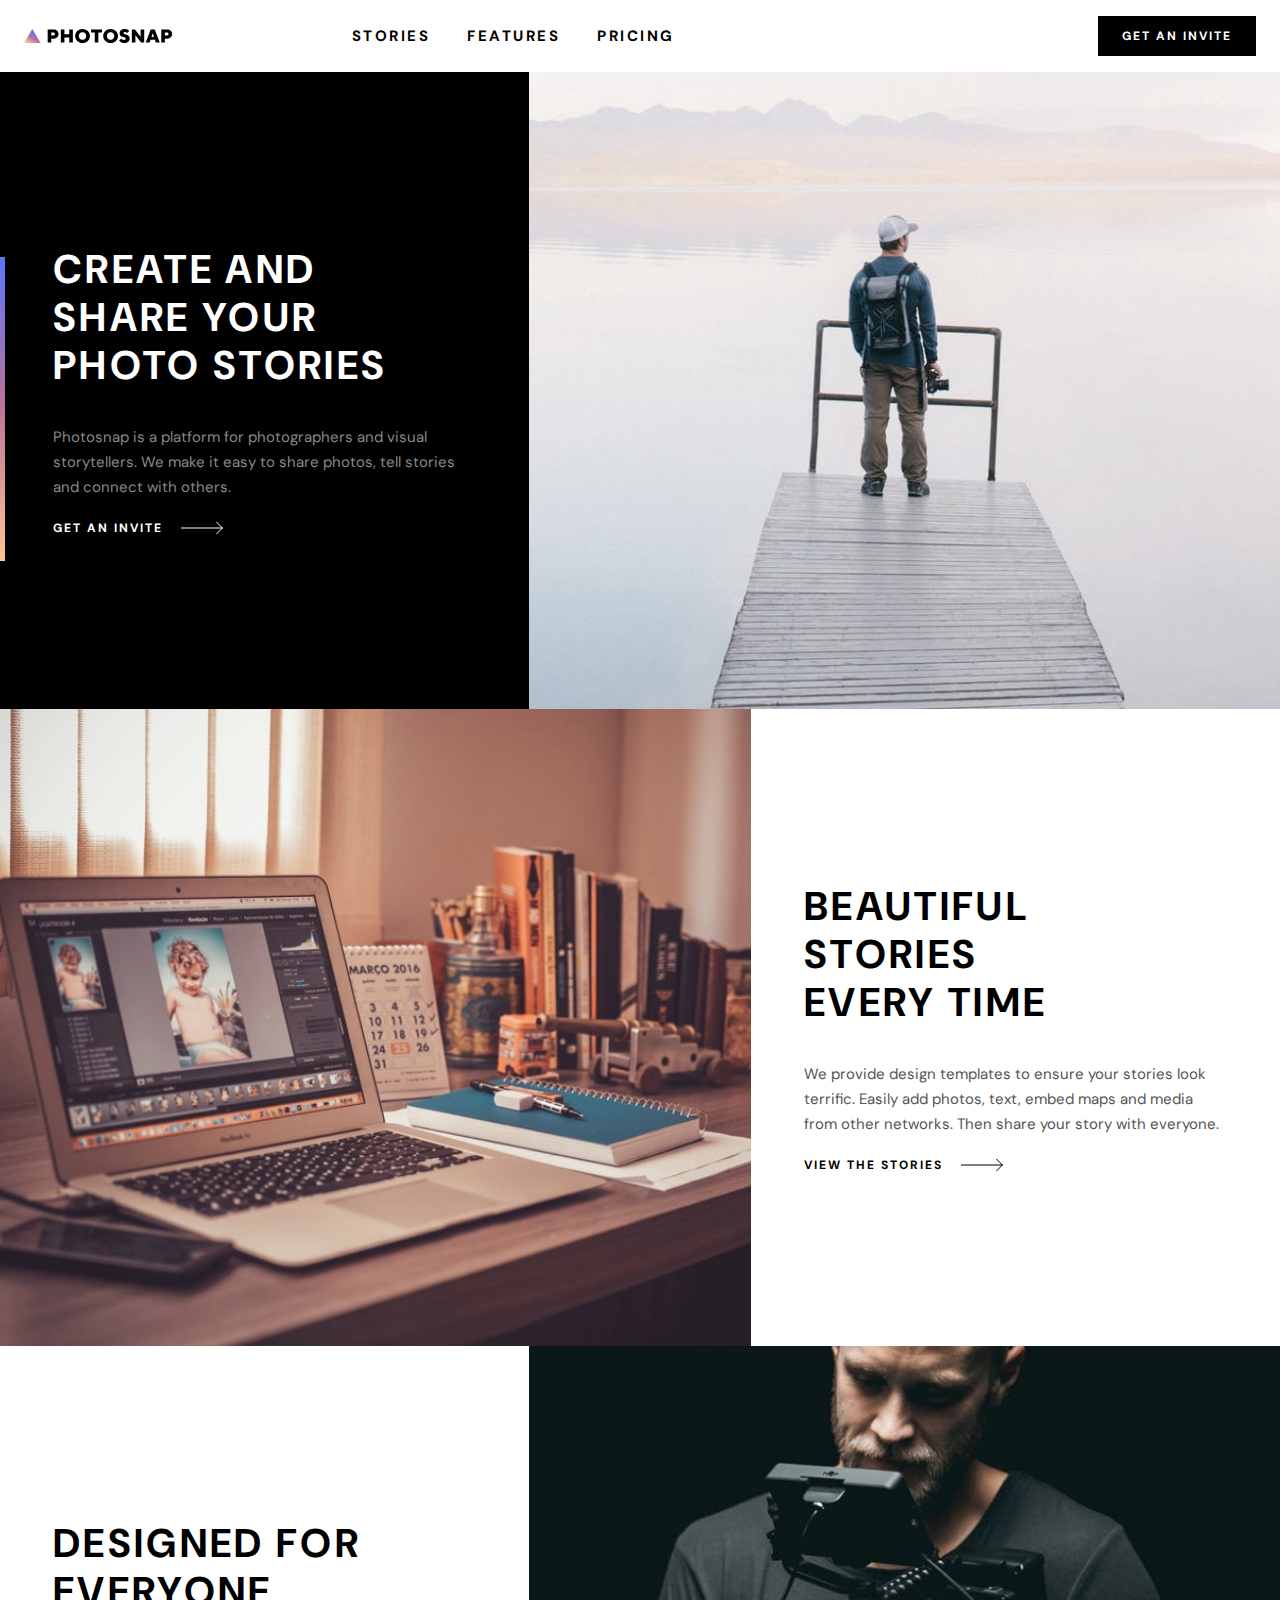
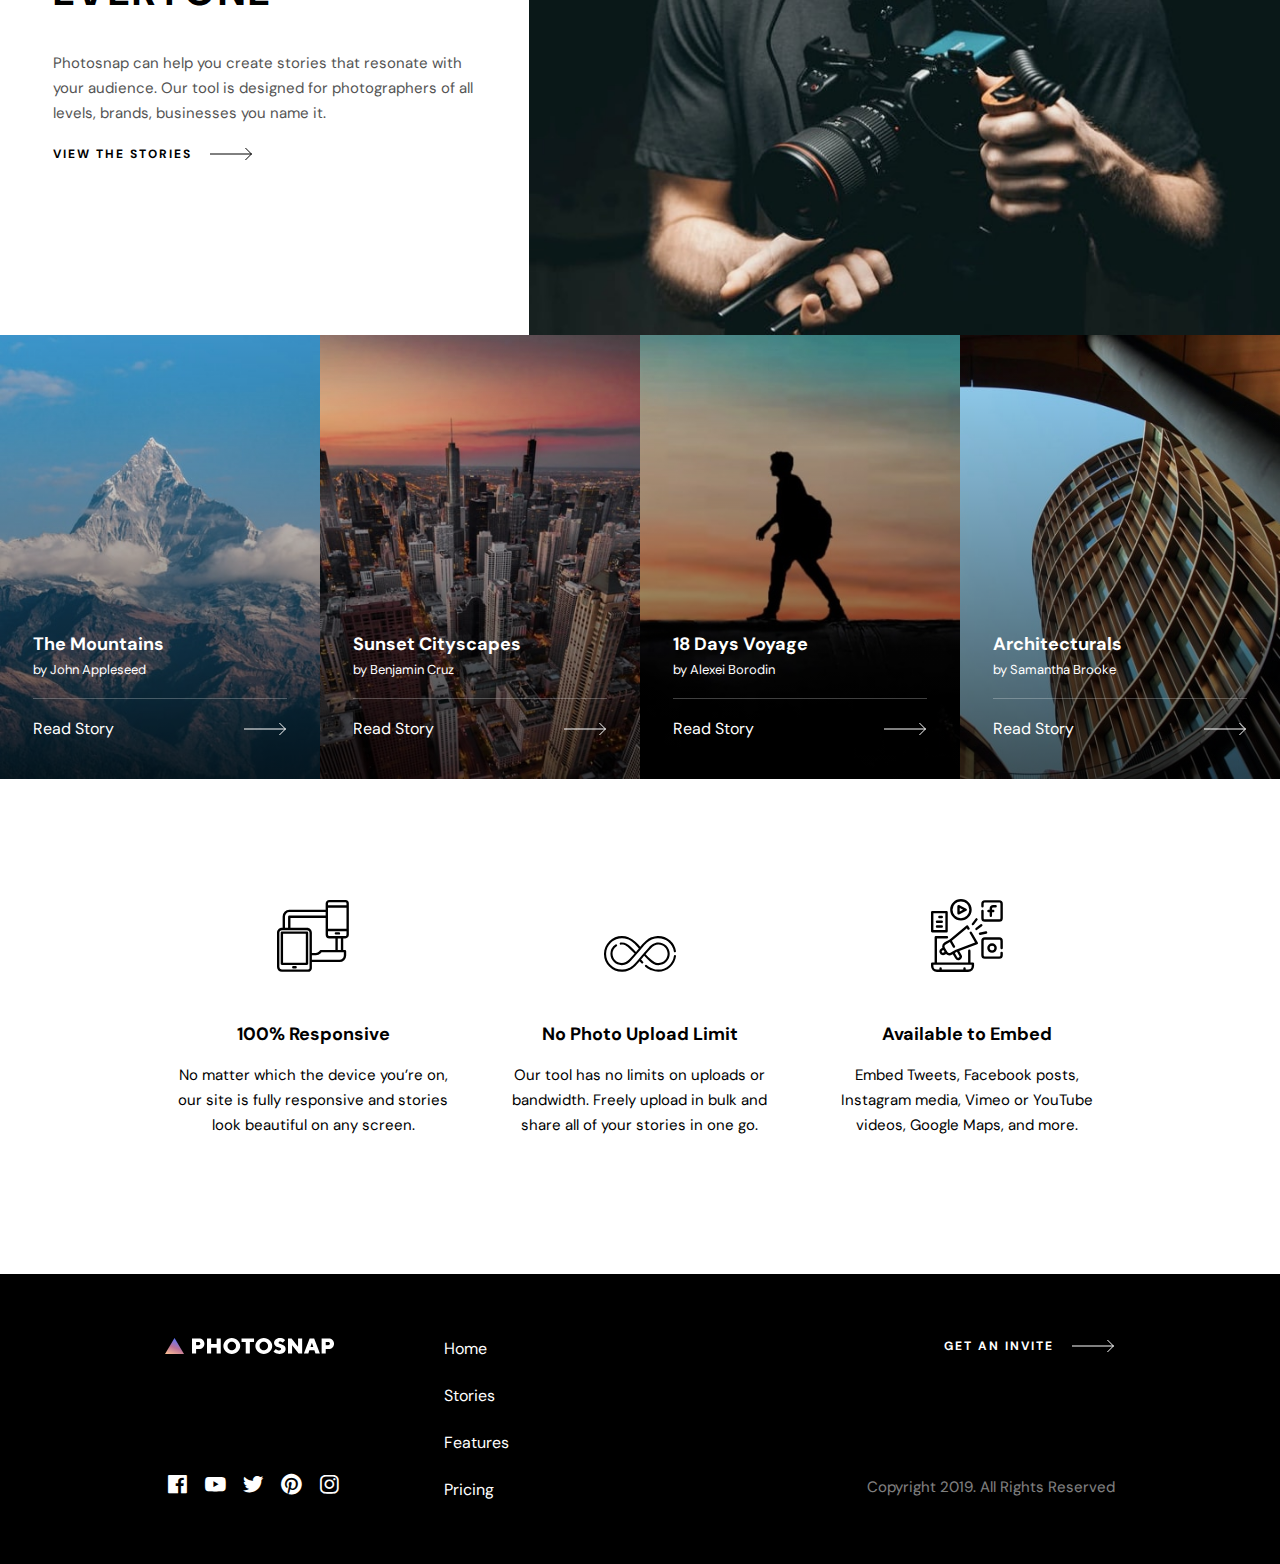
<file: index.html>
<!DOCTYPE html>
<html lang="en">
  <head>
    <meta charset="UTF-8" />
    <meta name="viewport" content="width=device-width, initial-scale=1.0" />

    <link
      rel="icon"
      type="image/png"
      sizes="32x32"
      href="./assets/favicon-32x32.png"
    />
    <link
      href="https://unpkg.com/boxicons@2.1.4/css/boxicons.min.css"
      rel="stylesheet"
    />
    <link rel="stylesheet" href="./style/general.css" />
    <link rel="stylesheet" href="./style/index.css" />
    <title>Photosnap Website</title>
  </head>
  <body>
    <header class="header">
      <div class="logo">
        <img src="./assets/shared/desktop/logo.svg" alt="" />
      </div>
      <nav class="nav">
        <ul>
          <li><a class="nav-list" href="./stories.html">Stories</a></li>
          <li><a class="nav-list" href="./features.html">Features</a></li>
          <li><a class="nav-list" href="./pricing.html">Pricing</a></li>
        </ul>
        <a href="./pricing.html" class="btn">Get an invite</a>
      </nav>
      <div class="burger"><span></span></div>
    </header>
    <main>
      <section class="hero">
        
        <div class="hero-img hero--t__img"></div>
        <img
          class="hero-img-mob"
          src="./assets/home/desktop/create-and-share.jpg"
          alt="Man on the pier"
        />
        <div class="hero--t__text hero-text hero--text__line">
          <h1>
            Create and <br />
            share your <br />
            photo Stories
          </h1>
          <p>
            Photosnap is a platform for photographers and visual storytellers.
            We make it easy to share photos, tell stories and connect with
            others.
          </p>
          <span class="cta"
            >Get an invite
            <svg
              class="hero-arrow arrow-white"
              xmlns="http://www.w3.org/2000/svg"
              width="43"
              height="14"
            >
              <g fill="none" fill-rule="evenodd" fill="#000">
                <path d="M0 7h41.864M35.428 1l6 6-6 6" />
              </g></svg
          ></span>
        </div>
        <div class="hero-img hero--m__img"></div>
        <img
          class="hero-img-mob"
          src="./assets/home/desktop/beautiful-stories.jpg"
          alt="notebook on table "
        />
        <div class="hero--m__text hero-text">
          <h1>
            Beautiful <br />
            stories <br />
            every time
          </h1>
          <p>
            We provide design templates to ensure your stories look terrific.
            Easily add photos, text, embed maps and media from other networks.
            Then share your story with everyone.
          </p>
          <span class="cta"
            >View the stories<img
              src="./assets/shared/desktop/arrow.svg"
              alt="arrow"
              class="hero-arrow"
          /></span>
        </div>
        <div class="hero-img hero--b__img"></div>
        <img
          class="hero-img-mob"
          src="./assets/home/desktop/designed-for-everyone.jpg"
          alt="Man with camera"
        />
        <div class="hero--b__text hero-text">
          <h1>
            Designed for <br />
            everyone
          </h1>
          <p>
            Photosnap can help you create stories that resonate with your
            audience. Our tool is designed for photographers of all levels,
            brands, businesses you name it.
          </p>
          <span class="cta"
            >View the stories<img
              src="./assets/shared/desktop/arrow.svg"
              alt="arrow"
              class="hero-arrow"
          /></span>
        </div>
      </section>
      <section class="story">
        <div class="story-item">
          <img
            class="story-img"
            src="./assets/stories/desktop/mountains.jpg"
            alt="Mountains"
          />
          <div class="story-text">
            <h3>The Mountains</h3>
            <p>by John Appleseed</p>
            <span class="story-cta"
              >Read Story<svg
                class="arrow-white"
                xmlns="http://www.w3.org/2000/svg"
                width="43"
                height="14"
              >
                <g fill="none" fill-rule="evenodd" fill="#000">
                  <path d="M0 7h41.864M35.428 1l6 6-6 6" />
                </g></svg
            ></span>
          </div>
        </div>
        <div class="story-item">
          <img
            class="story-img"
            src="./assets/stories/desktop/cityscapes.jpg"
            alt="Cityscapes"
          />
          <div class="story-text">
            <h3>Sunset Cityscapes</h3>
            <p>by Benjamin Cruz</p>
            <span class="story-cta"
              >Read Story<svg
                class="arrow-white"
                xmlns="http://www.w3.org/2000/svg"
                width="43"
                height="14"
              >
                <g fill="none" fill-rule="evenodd" fill="#000">
                  <path d="M0 7h41.864M35.428 1l6 6-6 6" />
                </g></svg
            ></span>
          </div>
        </div>
        <div class="story-item">
          <img
            class="story-img"
            src="./assets/stories/desktop/18-days-voyage.jpg"
            alt="voyage"
          />
          <div class="story-text">
            <h3>18 Days Voyage</h3>
            <p>by Alexei Borodin</p>
            <span class="story-cta"
              >Read Story<svg
                class="arrow-white"
                xmlns="http://www.w3.org/2000/svg"
                width="43"
                height="14"
              >
                <g fill="none" fill-rule="evenodd" fill="#000">
                  <path d="M0 7h41.864M35.428 1l6 6-6 6" />
                </g></svg
            ></span>
          </div>
        </div>
        <div class="story-item">
          <img
            class="story-img"
            src="./assets/stories/desktop/architecturals.jpg"
            alt="Architecturals"
          />
          <div class="story-text">
            <h3>Architecturals</h3>
            <p>by Samantha Brooke</p>
            <span class="story-cta"
              >Read Story<svg
                class="arrow-white"
                xmlns="http://www.w3.org/2000/svg"
                width="43"
                height="14"
              >
                <g fill="none" fill-rule="evenodd" fill="#000">
                  <path d="M0 7h41.864M35.428 1l6 6-6 6" />
                </g></svg
            ></span>
          </div>
        </div>
      </section>
      <section class="features wrapper">
        <div class="feature-item">
          <img
            src="./assets/features/desktop/responsive.svg"
            alt="Responsive"
            class="feature-img"
          />
          <div class="feature--item__text">
            <h3>100% Responsive</h3>
            <p>
              No matter which the device you’re on, our site is fully responsive
              and stories look beautiful on any screen.
            </p>
          </div>
        </div>
        <div class="feature-item">
          <div class="feature--img__box">
            <img
              src="./assets/features/desktop/no-limit.svg"
              alt="No limit"
              class="feature-img"
            />
          </div> 
          <div class="feature--item__text">
            <h3>No Photo Upload Limit</h3>
            <p>
              Our tool has no limits on uploads or bandwidth. Freely upload in
              bulk and share all of your stories in one go.
            </p>
          </div>
        </div>
        <div class="feature-item">
          <div class="feature-img-box">
            <img
              src="./assets/features/desktop/embed.svg"
              alt="embed"
              class="feature-img"
            />
          </div>
          <div class="feature--item__text">
            <h3>Available to Embed</h3>
            <p>
              Embed Tweets, Facebook posts, Instagram media, Vimeo or YouTube
              videos, Google Maps, and more.
            </p>
          </div>
        </div>
      </section>
    </main>
    <footer class="footer">
      <div class="footer-container wrapper">
        <div class="footer-logo">
          <svg
            xmlns="http://www.w3.org/2000/svg"
            width="170"
            height="16"
            viewBox="0 0 170 16"
            fill="none"
          >
            <path
              fill-rule="evenodd"
              clip-rule="evenodd"
              d="M70.1027 15.3622C69.0721 15.7874 67.9658 16 66.7838 16C65.5874 16 64.4775 15.7874 63.4541 15.3622C62.4306 14.9369 61.5405 14.3568 60.7838 13.6216C60.027 12.8865 59.4324 12.036 59 11.0703C58.5676 10.1045 58.3514 9.08108 58.3514 8C58.3514 6.91892 58.5676 5.8955 59 4.92973C59.4324 3.96396 60.027 3.11351 60.7838 2.37838C61.5405 1.64324 62.4306 1.06306 63.4541 0.637838C64.4775 0.212613 65.5874 0 66.7838 0C67.9658 0 69.0721 0.212613 70.1027 0.637838C71.1333 1.06306 72.027 1.64324 72.7838 2.37838C73.5405 3.11351 74.1351 3.96396 74.5676 4.92973C75 5.8955 75.2162 6.91892 75.2162 8C75.2162 9.08108 75 10.1045 74.5676 11.0703C74.1351 12.036 73.5405 12.8865 72.7838 13.6216C72.027 14.3568 71.1333 14.9369 70.1027 15.3622ZM31.1081 11.027V15.5676H27V0.432432H33.8108C34.6468 0.432432 35.4108 0.565766 36.1027 0.832432C36.7946 1.0991 37.3856 1.47027 37.8757 1.94595C38.3658 2.42162 38.7477 2.98378 39.0216 3.63243C39.2955 4.28108 39.4324 4.98018 39.4324 5.72973C39.4324 6.49369 39.2955 7.1964 39.0216 7.83784C38.7477 8.47928 38.3658 9.03784 37.8757 9.51351C37.3856 9.98919 36.7946 10.3604 36.1027 10.627C35.4108 10.8937 34.6468 11.027 33.8108 11.027H31.1081ZM31.1081 7.35135H33.5946C34.0847 7.35135 34.4955 7.18919 34.827 6.86486C35.1586 6.54054 35.3243 6.16216 35.3243 5.72973C35.3243 5.2973 35.1586 4.91892 34.827 4.59459C34.4955 4.27027 34.0847 4.10811 33.5946 4.10811H31.1081V7.35135ZM46.1351 15.5676V9.72973H51.6486V15.5676H55.7568V0.432432H51.6486V6.05405H46.1351V0.432432H42.027V15.5676H46.1351ZM66.7838 12.3243C66.1928 12.3243 65.6378 12.2162 65.1189 12C64.6 11.7838 64.1532 11.4811 63.7784 11.0919C63.4036 10.7027 63.1081 10.245 62.8919 9.71892C62.6757 9.19279 62.5676 8.61982 62.5676 8C62.5676 7.38018 62.6757 6.80721 62.8919 6.28108C63.1081 5.75495 63.4036 5.2973 63.7784 4.90811C64.1532 4.51892 64.6 4.21622 65.1189 4C65.6378 3.78378 66.1928 3.67568 66.7838 3.67568C67.3748 3.67568 67.9261 3.78378 68.4378 4C68.9495 4.21622 69.3964 4.51892 69.7784 4.90811C70.1604 5.2973 70.4595 5.75495 70.6757 6.28108C70.8919 6.80721 71 7.38018 71 8C71 8.61982 70.8919 9.19279 70.6757 9.71892C70.4595 10.245 70.1604 10.7027 69.7784 11.0919C69.3964 11.4811 68.9495 11.7838 68.4378 12C67.9261 12.2162 67.3748 12.3243 66.7838 12.3243ZM84.8378 4.10811V15.5676H80.7297V4.10811H76.5135V0.432432H89.0541V4.10811H84.8378ZM98.7838 16C99.9658 16 101.072 15.7874 102.103 15.3622C103.133 14.9369 104.027 14.3568 104.784 13.6216C105.541 12.8865 106.135 12.036 106.568 11.0703C107 10.1045 107.216 9.08108 107.216 8C107.216 6.91892 107 5.8955 106.568 4.92973C106.135 3.96396 105.541 3.11351 104.784 2.37838C104.027 1.64324 103.133 1.06306 102.103 0.637838C101.072 0.212613 99.9658 0 98.7838 0C97.5874 0 96.4775 0.212613 95.4541 0.637838C94.4306 1.06306 93.5405 1.64324 92.7838 2.37838C92.027 3.11351 91.4324 3.96396 91 4.92973C90.5676 5.8955 90.3514 6.91892 90.3514 8C90.3514 9.08108 90.5676 10.1045 91 11.0703C91.4324 12.036 92.027 12.8865 92.7838 13.6216C93.5405 14.3568 94.4306 14.9369 95.4541 15.3622C96.4775 15.7874 97.5874 16 98.7838 16ZM97.1189 12C97.6378 12.2162 98.1928 12.3243 98.7838 12.3243C99.3748 12.3243 99.9261 12.2162 100.438 12C100.95 11.7838 101.396 11.4811 101.778 11.0919C102.16 10.7027 102.459 10.245 102.676 9.71892C102.892 9.19279 103 8.61982 103 8C103 7.38018 102.892 6.80721 102.676 6.28108C102.459 5.75495 102.16 5.2973 101.778 4.90811C101.396 4.51892 100.95 4.21622 100.438 4C99.9261 3.78378 99.3748 3.67568 98.7838 3.67568C98.1928 3.67568 97.6378 3.78378 97.1189 4C96.6 4.21622 96.1532 4.51892 95.7784 4.90811C95.4036 5.2973 95.1081 5.75495 94.8919 6.28108C94.6757 6.80721 94.5676 7.38018 94.5676 8C94.5676 8.61982 94.6757 9.19279 94.8919 9.71892C95.1081 10.245 95.4036 10.7027 95.7784 11.0919C96.1532 11.4811 96.6 11.7838 97.1189 12ZM114.568 16C115.519 16 116.369 15.8667 117.119 15.6C117.868 15.3333 118.503 14.973 119.022 14.5189C119.541 14.0649 119.937 13.5387 120.211 12.9405C120.485 12.3423 120.622 11.7045 120.622 11.027C120.622 10.1477 120.449 9.42703 120.103 8.86487C119.757 8.3027 119.324 7.84865 118.805 7.5027C118.286 7.15676 117.721 6.88288 117.108 6.68108C116.495 6.47928 115.93 6.29189 115.411 6.11892C114.892 5.94595 114.459 5.76216 114.114 5.56757C113.768 5.37297 113.595 5.1027 113.595 4.75676C113.595 4.42523 113.742 4.12613 114.038 3.85946C114.333 3.59279 114.726 3.45946 115.216 3.45946C115.591 3.45946 115.93 3.52072 116.232 3.64324C116.535 3.76577 116.795 3.90631 117.011 4.06486C117.27 4.23784 117.501 4.43243 117.703 4.64865L120.081 2.16216C119.735 1.75856 119.31 1.3982 118.805 1.08108C118.373 0.807207 117.825 0.558559 117.162 0.335135C116.499 0.111712 115.706 0 114.784 0C113.919 0 113.133 0.12973 112.427 0.389189C111.721 0.648649 111.119 0.994595 110.622 1.42703C110.124 1.85946 109.739 2.35676 109.465 2.91892C109.191 3.48108 109.054 4.05766 109.054 4.64865C109.054 5.52793 109.227 6.24865 109.573 6.81081C109.919 7.37297 110.351 7.82703 110.87 8.17297C111.389 8.51892 111.955 8.79279 112.568 8.99459C113.18 9.1964 113.746 9.38378 114.265 9.55676C114.784 9.72973 115.216 9.91351 115.562 10.1081C115.908 10.3027 116.081 10.573 116.081 10.9189C116.081 11.3514 115.908 11.7297 115.562 12.0541C115.216 12.3784 114.741 12.5405 114.135 12.5405C113.645 12.5405 113.202 12.4577 112.805 12.2919C112.409 12.1261 112.067 11.9423 111.778 11.7405C111.447 11.4955 111.151 11.2216 110.892 10.9189L108.514 13.4054C108.946 13.8955 109.458 14.3279 110.049 14.7027C110.553 15.0342 111.18 15.3333 111.93 15.6C112.679 15.8667 113.559 16 114.568 16ZM127.108 7.13514V15.5676H123V0.432432H126.568L133.054 8.86486V0.432432H137.162V15.5676H133.616L127.108 7.13514ZM143.324 15.5676L144.405 12.3243H149.378L150.459 15.5676H154.892L149.162 0.432432H144.622L138.892 15.5676H143.324ZM146.892 4.64865L145.486 9.08108H148.297L146.892 4.64865ZM160.73 15.5676V11.027H163.432C164.268 11.027 165.032 10.8937 165.724 10.627C166.416 10.3604 167.007 9.98919 167.497 9.51351C167.987 9.03784 168.369 8.47928 168.643 7.83784C168.917 7.1964 169.054 6.49369 169.054 5.72973C169.054 4.98018 168.917 4.28108 168.643 3.63243C168.369 2.98378 167.987 2.42162 167.497 1.94595C167.007 1.47027 166.416 1.0991 165.724 0.832432C165.032 0.565766 164.268 0.432432 163.432 0.432432H156.622V15.5676H160.73ZM160.73 7.35135H163.216C163.706 7.35135 164.117 7.18919 164.449 6.86486C164.78 6.54054 164.946 6.16216 164.946 5.72973C164.946 5.2973 164.78 4.91892 164.449 4.59459C164.117 4.27027 163.706 4.10811 163.216 4.10811H160.73V7.35135Z"
              fill="white"
            />
            <path
              fill-rule="evenodd"
              clip-rule="evenodd"
              d="M0 16L9.5 0L19 16H0Z"
              fill="url(#paint0_linear_0_1004)"
            />
            <defs>
              <linearGradient
                id="paint0_linear_0_1004"
                x1="9.5"
                y1="20"
                x2="16.6529"
                y2="3.01176"
                gradientUnits="userSpaceOnUse"
              >
                <stop stop-color="#FFC593" />
                <stop offset="0.519452" stop-color="#BC7198" />
                <stop offset="1" stop-color="#5A77FF" />
              </linearGradient>
            </defs>
          </svg>
        </div>
        <div class="footer-icons">
          <a href="#"><i class="bx bx-sm bxl-facebook-square"></i></a>
          <a href="#"><i class="bx bx-sm bxl-youtube"></i></a>
          <a href="#"><i class="bx bx-sm bxl-twitter"></i></a>
          <a href="#"><i class="bx bx-sm bxl-pinterest"></i></a>
          <a href="#"><i class="bx bx-sm bxl-instagram"></i></a>
        </div>

        <div class="footer-nav">
          <ul class="footer--nav__items">
            <li><a class="footer--nav__list" href="./index.html">Home</a></li>
            <li>
              <a class="footer--nav__list" href="./stories.html">Stories</a>
            </li>
            <li>
              <a class="footer--nav__list" href="./features.html">Features</a>
            </li>
            <li>
              <a class="footer--nav__list" href="./pricing.html">Pricing</a>
            </li>
          </ul>
        </div>

        <span class="footer-cta cta">
          Get an invite
          <svg
            class="hero-arrow arrow-white"
            xmlns="http://www.w3.org/2000/svg"
            width="43"
            height="14"
          >
            <g fill="none" fill-rule="evenodd" fill="#000">
              <path d="M0 7h41.864M35.428 1l6 6-6 6" />
            </g>
          </svg>
        </span>
        <p class="footer-rights">Copyright 2019. All Rights Reserved</p>
      </div>
    </footer>
    <script src="./index.js"></script>
  </body>
</html>
</file>
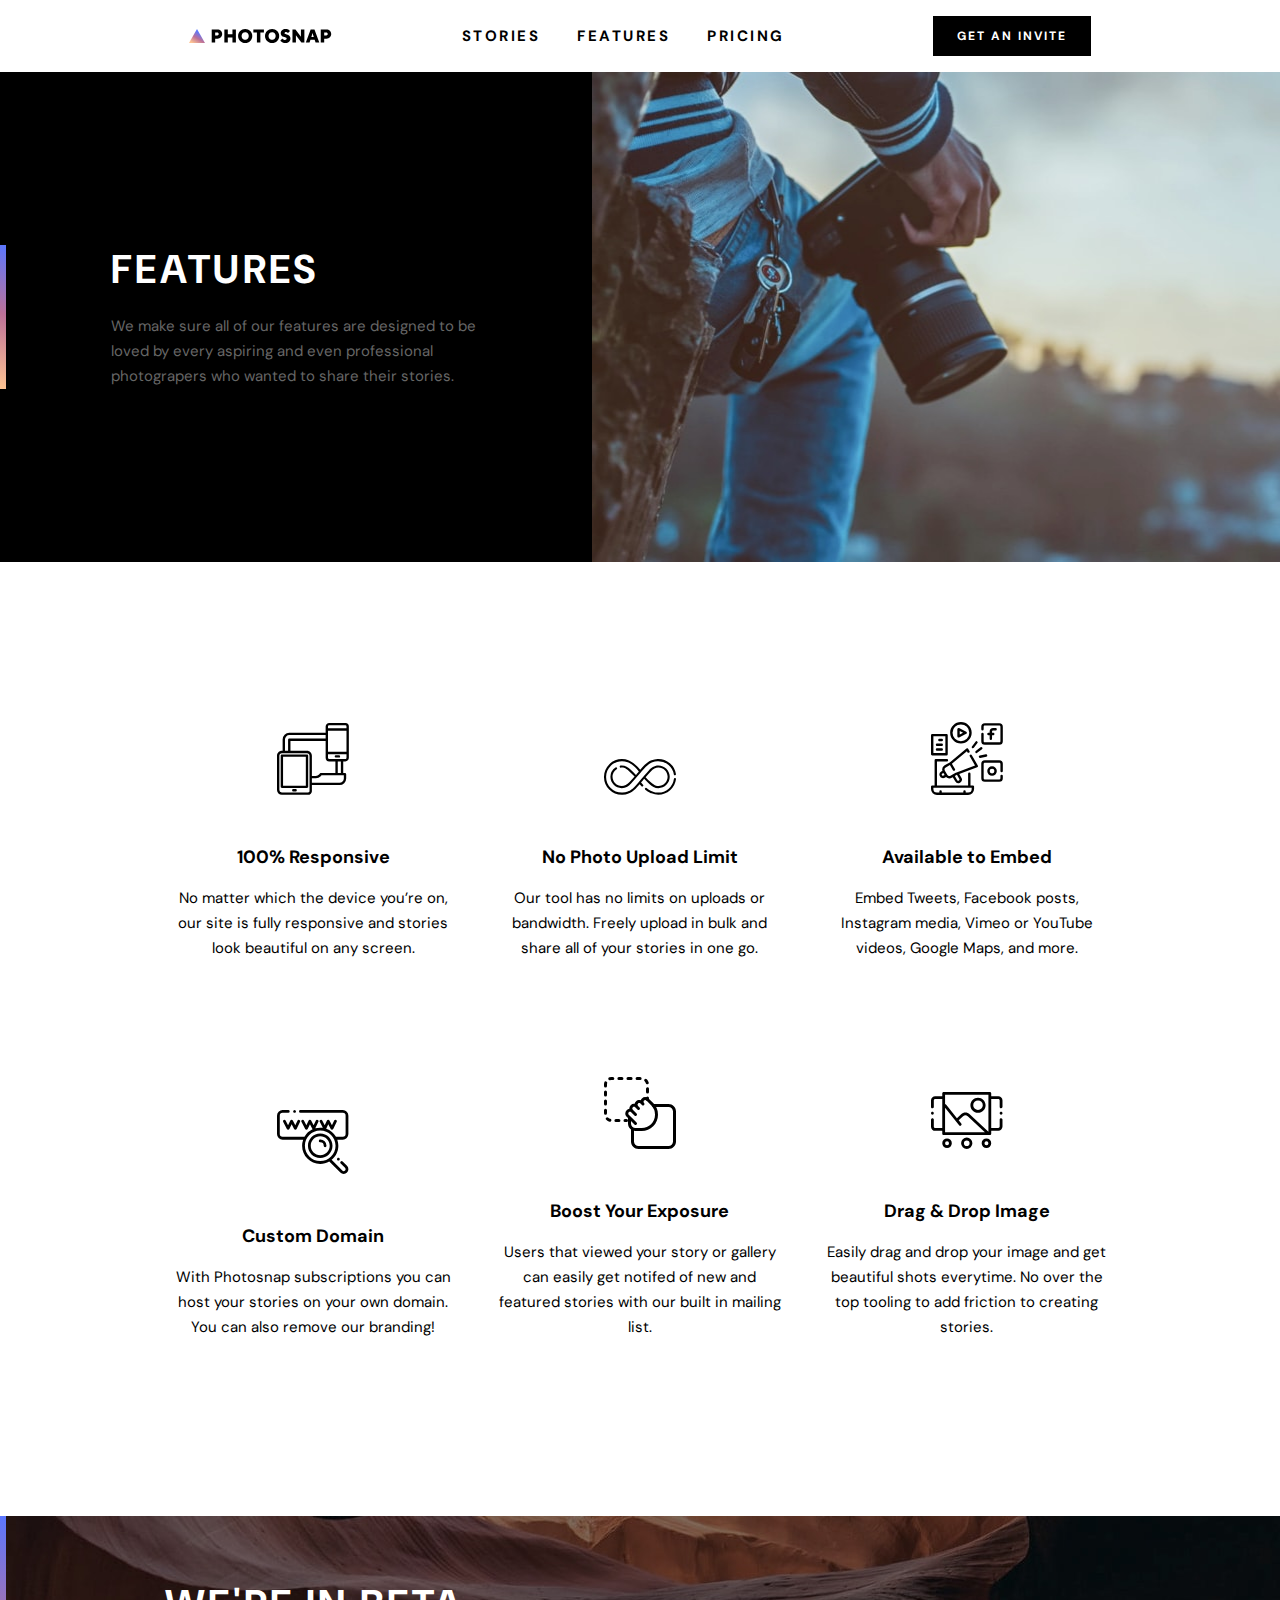
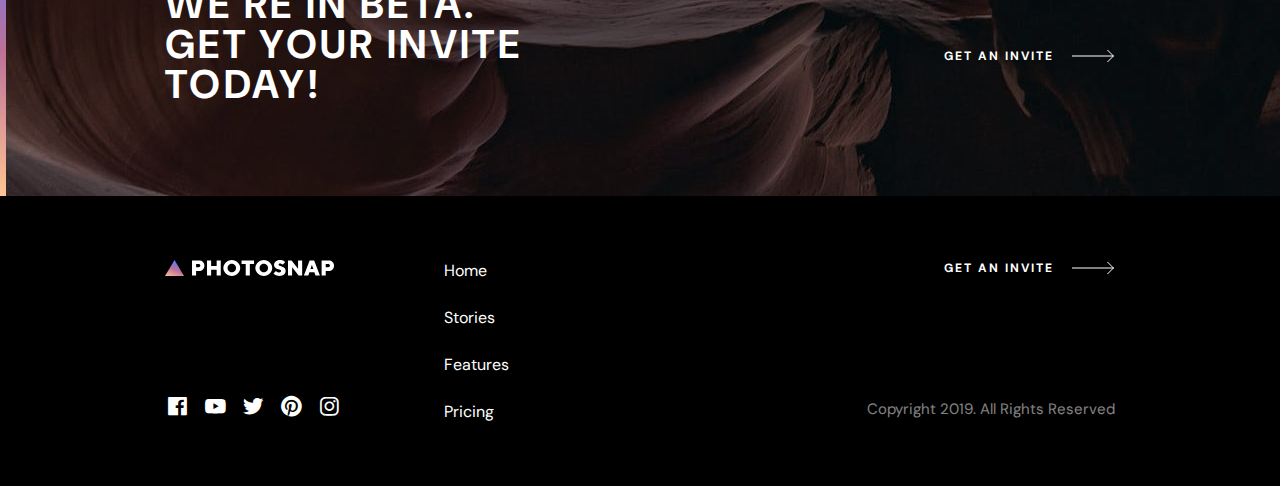
<file: features.html>
<!DOCTYPE html>
<html lang="en">
  <head>
    <meta charset="UTF-8" />
    <meta name="viewport" content="width=device-width, initial-scale=1.0" />

    <link
      rel="icon"
      type="image/png"
      sizes="32x32"
      href="./assets/favicon-32x32.png"
    />

    <title>Photosnap Website</title>
    <link
    href="https://unpkg.com/boxicons@2.1.4/css/boxicons.min.css"
    rel="stylesheet"
  />
    <link rel="stylesheet" href="./style/general.css" />
    <link rel="stylesheet" href="./style/features.css" />
  </head>
  <body>
    <header class="header wrapper">
      <div class="logo">
        <img src="./assets/shared/desktop/logo.svg" alt="" />
      </div>
      <nav class="nav">
        <ul>
          <li><a class="nav-list" href="./stories.html">Stories</a></li>
          <li><a class="nav-list" href="./features.html">Features</a></li>
          <li><a class="nav-list" href="./pricing.html">Pricing</a></li>
        </ul>
        <a href="./pricing.html" class="btn">Get an invite</a>
      </nav>
      <div class="burger"><span></span></div>
    </header>
    <main>
      <section class="hero">
        <div class="hero--img__box">
          <img
            class="hero-img-mob"
            src="./assets/features/mobile/hero.jpg"
            alt="Hero"
          />
        </div>
        <div class="hero-text hero--text__line">
          <h1>Features</h1>
          <p class="hero-description">
            We make sure all of our features are designed to be loved by every
            aspiring and even professional photograpers who wanted to share
            their stories.
          </p>
        </div>
      </section>
      <section class="features wrapper">
        <div class="feature-item">
          <img
            src="./assets/features/desktop/responsive.svg"
            alt="Responsive"
            class="feature-img"
          />
          <div class="feature--item__text">
            <h3>100% Responsive</h3>
            <p>
              No matter which the device you’re on, our site is fully responsive
              and stories look beautiful on any screen.
            </p>
          </div>
        </div>
        <div class="feature-item">
          <div class="feature--img__box">
            <img
              src="./assets/features/desktop/no-limit.svg"
              alt="No limit"
              class="feature-img"
            />
          </div>
          <div class="feature--item__text">
            <h3>No Photo Upload Limit</h3>
            <p>
              Our tool has no limits on uploads or bandwidth. Freely upload in
              bulk and share all of your stories in one go.
            </p>
          </div>
        </div>
        <div class="feature-item">
          <div class="feature-img-box">
            <img
              src="./assets/features/desktop/embed.svg"
              alt="embed"
              class="feature-img"
            />
          </div>
          <div class="feature--item__text">
            <h3>Available to Embed</h3>
            <p>
              Embed Tweets, Facebook posts, Instagram media, Vimeo or YouTube
              videos, Google Maps, and more.
            </p>
          </div>
        </div>
        <div class="feature-item">
          <img
            src="./assets/features/desktop/custom-domain.svg"
            alt="Custom domain"
            class="feature-img"
          />
          <div class="feature--item__text">
            <h3>Custom Domain</h3>
            <p>
              With Photosnap subscriptions you can host your stories on your own
              domain. You can also remove our branding!
            </p>
          </div>
        </div>
        <div class="feature-item">
          <img
            src="./assets/features/desktop/boost-exposure.svg"
            alt="Boost Your Exposure"
            class="feature-img"
          />
          <div class="feature--item__text">
            <h3>Boost Your Exposure</h3>
            <p>
              Users that viewed your story or gallery can easily get notifed of
              new and featured stories with our built in mailing list.
            </p>
          </div>
        </div>
        <div class="feature-item">
          <img
            src="./assets/features/desktop/drag-drop.svg"
            alt="Drag & Drop Image"
            class="feature-img"
          />
          <div class="feature--item__text">
            <h3>Drag & Drop Image</h3>
            <p>
              Easily drag and drop your image and get beautiful shots everytime.
              No over the top tooling to add friction to creating stories.
            </p>
          </div>
        </div>
      </section>
      <section class="cta-container">
        <h1>We're in Beta. <br> Get your invite <br> today!</h1>
        <span class="cta"
          >Get an invite
          <svg
            class="hero-arrow arrow-white"
            xmlns="http://www.w3.org/2000/svg"
            width="43"
            height="14"
          >
            <g fill="none" fill-rule="evenodd" fill="#000">
              <path d="M0 7h41.864M35.428 1l6 6-6 6" />
            </g></svg
        ></span>
      </section>
    </main>
    <footer class="footer">
      <div class="footer-container wrapper">
        <div class="footer-logo">
          <svg
            xmlns="http://www.w3.org/2000/svg"
            width="170"
            height="16"
            viewBox="0 0 170 16"
            fill="none"
          >
            <path
              fill-rule="evenodd"
              clip-rule="evenodd"
              d="M70.1027 15.3622C69.0721 15.7874 67.9658 16 66.7838 16C65.5874 16 64.4775 15.7874 63.4541 15.3622C62.4306 14.9369 61.5405 14.3568 60.7838 13.6216C60.027 12.8865 59.4324 12.036 59 11.0703C58.5676 10.1045 58.3514 9.08108 58.3514 8C58.3514 6.91892 58.5676 5.8955 59 4.92973C59.4324 3.96396 60.027 3.11351 60.7838 2.37838C61.5405 1.64324 62.4306 1.06306 63.4541 0.637838C64.4775 0.212613 65.5874 0 66.7838 0C67.9658 0 69.0721 0.212613 70.1027 0.637838C71.1333 1.06306 72.027 1.64324 72.7838 2.37838C73.5405 3.11351 74.1351 3.96396 74.5676 4.92973C75 5.8955 75.2162 6.91892 75.2162 8C75.2162 9.08108 75 10.1045 74.5676 11.0703C74.1351 12.036 73.5405 12.8865 72.7838 13.6216C72.027 14.3568 71.1333 14.9369 70.1027 15.3622ZM31.1081 11.027V15.5676H27V0.432432H33.8108C34.6468 0.432432 35.4108 0.565766 36.1027 0.832432C36.7946 1.0991 37.3856 1.47027 37.8757 1.94595C38.3658 2.42162 38.7477 2.98378 39.0216 3.63243C39.2955 4.28108 39.4324 4.98018 39.4324 5.72973C39.4324 6.49369 39.2955 7.1964 39.0216 7.83784C38.7477 8.47928 38.3658 9.03784 37.8757 9.51351C37.3856 9.98919 36.7946 10.3604 36.1027 10.627C35.4108 10.8937 34.6468 11.027 33.8108 11.027H31.1081ZM31.1081 7.35135H33.5946C34.0847 7.35135 34.4955 7.18919 34.827 6.86486C35.1586 6.54054 35.3243 6.16216 35.3243 5.72973C35.3243 5.2973 35.1586 4.91892 34.827 4.59459C34.4955 4.27027 34.0847 4.10811 33.5946 4.10811H31.1081V7.35135ZM46.1351 15.5676V9.72973H51.6486V15.5676H55.7568V0.432432H51.6486V6.05405H46.1351V0.432432H42.027V15.5676H46.1351ZM66.7838 12.3243C66.1928 12.3243 65.6378 12.2162 65.1189 12C64.6 11.7838 64.1532 11.4811 63.7784 11.0919C63.4036 10.7027 63.1081 10.245 62.8919 9.71892C62.6757 9.19279 62.5676 8.61982 62.5676 8C62.5676 7.38018 62.6757 6.80721 62.8919 6.28108C63.1081 5.75495 63.4036 5.2973 63.7784 4.90811C64.1532 4.51892 64.6 4.21622 65.1189 4C65.6378 3.78378 66.1928 3.67568 66.7838 3.67568C67.3748 3.67568 67.9261 3.78378 68.4378 4C68.9495 4.21622 69.3964 4.51892 69.7784 4.90811C70.1604 5.2973 70.4595 5.75495 70.6757 6.28108C70.8919 6.80721 71 7.38018 71 8C71 8.61982 70.8919 9.19279 70.6757 9.71892C70.4595 10.245 70.1604 10.7027 69.7784 11.0919C69.3964 11.4811 68.9495 11.7838 68.4378 12C67.9261 12.2162 67.3748 12.3243 66.7838 12.3243ZM84.8378 4.10811V15.5676H80.7297V4.10811H76.5135V0.432432H89.0541V4.10811H84.8378ZM98.7838 16C99.9658 16 101.072 15.7874 102.103 15.3622C103.133 14.9369 104.027 14.3568 104.784 13.6216C105.541 12.8865 106.135 12.036 106.568 11.0703C107 10.1045 107.216 9.08108 107.216 8C107.216 6.91892 107 5.8955 106.568 4.92973C106.135 3.96396 105.541 3.11351 104.784 2.37838C104.027 1.64324 103.133 1.06306 102.103 0.637838C101.072 0.212613 99.9658 0 98.7838 0C97.5874 0 96.4775 0.212613 95.4541 0.637838C94.4306 1.06306 93.5405 1.64324 92.7838 2.37838C92.027 3.11351 91.4324 3.96396 91 4.92973C90.5676 5.8955 90.3514 6.91892 90.3514 8C90.3514 9.08108 90.5676 10.1045 91 11.0703C91.4324 12.036 92.027 12.8865 92.7838 13.6216C93.5405 14.3568 94.4306 14.9369 95.4541 15.3622C96.4775 15.7874 97.5874 16 98.7838 16ZM97.1189 12C97.6378 12.2162 98.1928 12.3243 98.7838 12.3243C99.3748 12.3243 99.9261 12.2162 100.438 12C100.95 11.7838 101.396 11.4811 101.778 11.0919C102.16 10.7027 102.459 10.245 102.676 9.71892C102.892 9.19279 103 8.61982 103 8C103 7.38018 102.892 6.80721 102.676 6.28108C102.459 5.75495 102.16 5.2973 101.778 4.90811C101.396 4.51892 100.95 4.21622 100.438 4C99.9261 3.78378 99.3748 3.67568 98.7838 3.67568C98.1928 3.67568 97.6378 3.78378 97.1189 4C96.6 4.21622 96.1532 4.51892 95.7784 4.90811C95.4036 5.2973 95.1081 5.75495 94.8919 6.28108C94.6757 6.80721 94.5676 7.38018 94.5676 8C94.5676 8.61982 94.6757 9.19279 94.8919 9.71892C95.1081 10.245 95.4036 10.7027 95.7784 11.0919C96.1532 11.4811 96.6 11.7838 97.1189 12ZM114.568 16C115.519 16 116.369 15.8667 117.119 15.6C117.868 15.3333 118.503 14.973 119.022 14.5189C119.541 14.0649 119.937 13.5387 120.211 12.9405C120.485 12.3423 120.622 11.7045 120.622 11.027C120.622 10.1477 120.449 9.42703 120.103 8.86487C119.757 8.3027 119.324 7.84865 118.805 7.5027C118.286 7.15676 117.721 6.88288 117.108 6.68108C116.495 6.47928 115.93 6.29189 115.411 6.11892C114.892 5.94595 114.459 5.76216 114.114 5.56757C113.768 5.37297 113.595 5.1027 113.595 4.75676C113.595 4.42523 113.742 4.12613 114.038 3.85946C114.333 3.59279 114.726 3.45946 115.216 3.45946C115.591 3.45946 115.93 3.52072 116.232 3.64324C116.535 3.76577 116.795 3.90631 117.011 4.06486C117.27 4.23784 117.501 4.43243 117.703 4.64865L120.081 2.16216C119.735 1.75856 119.31 1.3982 118.805 1.08108C118.373 0.807207 117.825 0.558559 117.162 0.335135C116.499 0.111712 115.706 0 114.784 0C113.919 0 113.133 0.12973 112.427 0.389189C111.721 0.648649 111.119 0.994595 110.622 1.42703C110.124 1.85946 109.739 2.35676 109.465 2.91892C109.191 3.48108 109.054 4.05766 109.054 4.64865C109.054 5.52793 109.227 6.24865 109.573 6.81081C109.919 7.37297 110.351 7.82703 110.87 8.17297C111.389 8.51892 111.955 8.79279 112.568 8.99459C113.18 9.1964 113.746 9.38378 114.265 9.55676C114.784 9.72973 115.216 9.91351 115.562 10.1081C115.908 10.3027 116.081 10.573 116.081 10.9189C116.081 11.3514 115.908 11.7297 115.562 12.0541C115.216 12.3784 114.741 12.5405 114.135 12.5405C113.645 12.5405 113.202 12.4577 112.805 12.2919C112.409 12.1261 112.067 11.9423 111.778 11.7405C111.447 11.4955 111.151 11.2216 110.892 10.9189L108.514 13.4054C108.946 13.8955 109.458 14.3279 110.049 14.7027C110.553 15.0342 111.18 15.3333 111.93 15.6C112.679 15.8667 113.559 16 114.568 16ZM127.108 7.13514V15.5676H123V0.432432H126.568L133.054 8.86486V0.432432H137.162V15.5676H133.616L127.108 7.13514ZM143.324 15.5676L144.405 12.3243H149.378L150.459 15.5676H154.892L149.162 0.432432H144.622L138.892 15.5676H143.324ZM146.892 4.64865L145.486 9.08108H148.297L146.892 4.64865ZM160.73 15.5676V11.027H163.432C164.268 11.027 165.032 10.8937 165.724 10.627C166.416 10.3604 167.007 9.98919 167.497 9.51351C167.987 9.03784 168.369 8.47928 168.643 7.83784C168.917 7.1964 169.054 6.49369 169.054 5.72973C169.054 4.98018 168.917 4.28108 168.643 3.63243C168.369 2.98378 167.987 2.42162 167.497 1.94595C167.007 1.47027 166.416 1.0991 165.724 0.832432C165.032 0.565766 164.268 0.432432 163.432 0.432432H156.622V15.5676H160.73ZM160.73 7.35135H163.216C163.706 7.35135 164.117 7.18919 164.449 6.86486C164.78 6.54054 164.946 6.16216 164.946 5.72973C164.946 5.2973 164.78 4.91892 164.449 4.59459C164.117 4.27027 163.706 4.10811 163.216 4.10811H160.73V7.35135Z"
              fill="white"
            />
            <path
              fill-rule="evenodd"
              clip-rule="evenodd"
              d="M0 16L9.5 0L19 16H0Z"
              fill="url(#paint0_linear_0_1004)"
            />
            <defs>
              <linearGradient
                id="paint0_linear_0_1004"
                x1="9.5"
                y1="20"
                x2="16.6529"
                y2="3.01176"
                gradientUnits="userSpaceOnUse"
              >
                <stop stop-color="#FFC593" />
                <stop offset="0.519452" stop-color="#BC7198" />
                <stop offset="1" stop-color="#5A77FF" />
              </linearGradient>
            </defs>
          </svg>
        </div>
        <div class="footer-icons">
          <a href="#"><i class="bx bx-sm bxl-facebook-square"></i></a>
          <a href="#"><i class="bx bx-sm bxl-youtube"></i></a>
          <a href="#"><i class="bx bx-sm bxl-twitter"></i></a>
          <a href="#"><i class="bx bx-sm bxl-pinterest"></i></a>
          <a href="#"><i class="bx bx-sm bxl-instagram"></i></a>
        </div>

        <div class="footer-nav">
          <ul class="footer--nav__items">
            <li><a class="footer--nav__list" href="./index.html">Home</a></li>
            <li>
              <a class="footer--nav__list" href="./stories.html">Stories</a>
            </li>
            <li>
              <a class="footer--nav__list" href="./features.html">Features</a>
            </li>
            <li>
              <a class="footer--nav__list" href="./pricing.html">Pricing</a>
            </li>
          </ul>
        </div>

        <span class="footer-cta cta">
          Get an invite
          <svg
            class="hero-arrow arrow-white"
            xmlns="http://www.w3.org/2000/svg"
            width="43"
            height="14"
          >
            <g fill="none" fill-rule="evenodd" fill="#000">
              <path d="M0 7h41.864M35.428 1l6 6-6 6" />
            </g>
          </svg>
        </span>
        <p class="footer-rights">Copyright 2019. All Rights Reserved</p>
      </div>
    </footer>
    <script src="./index.js"></script>
  </body>
</html>
</file>
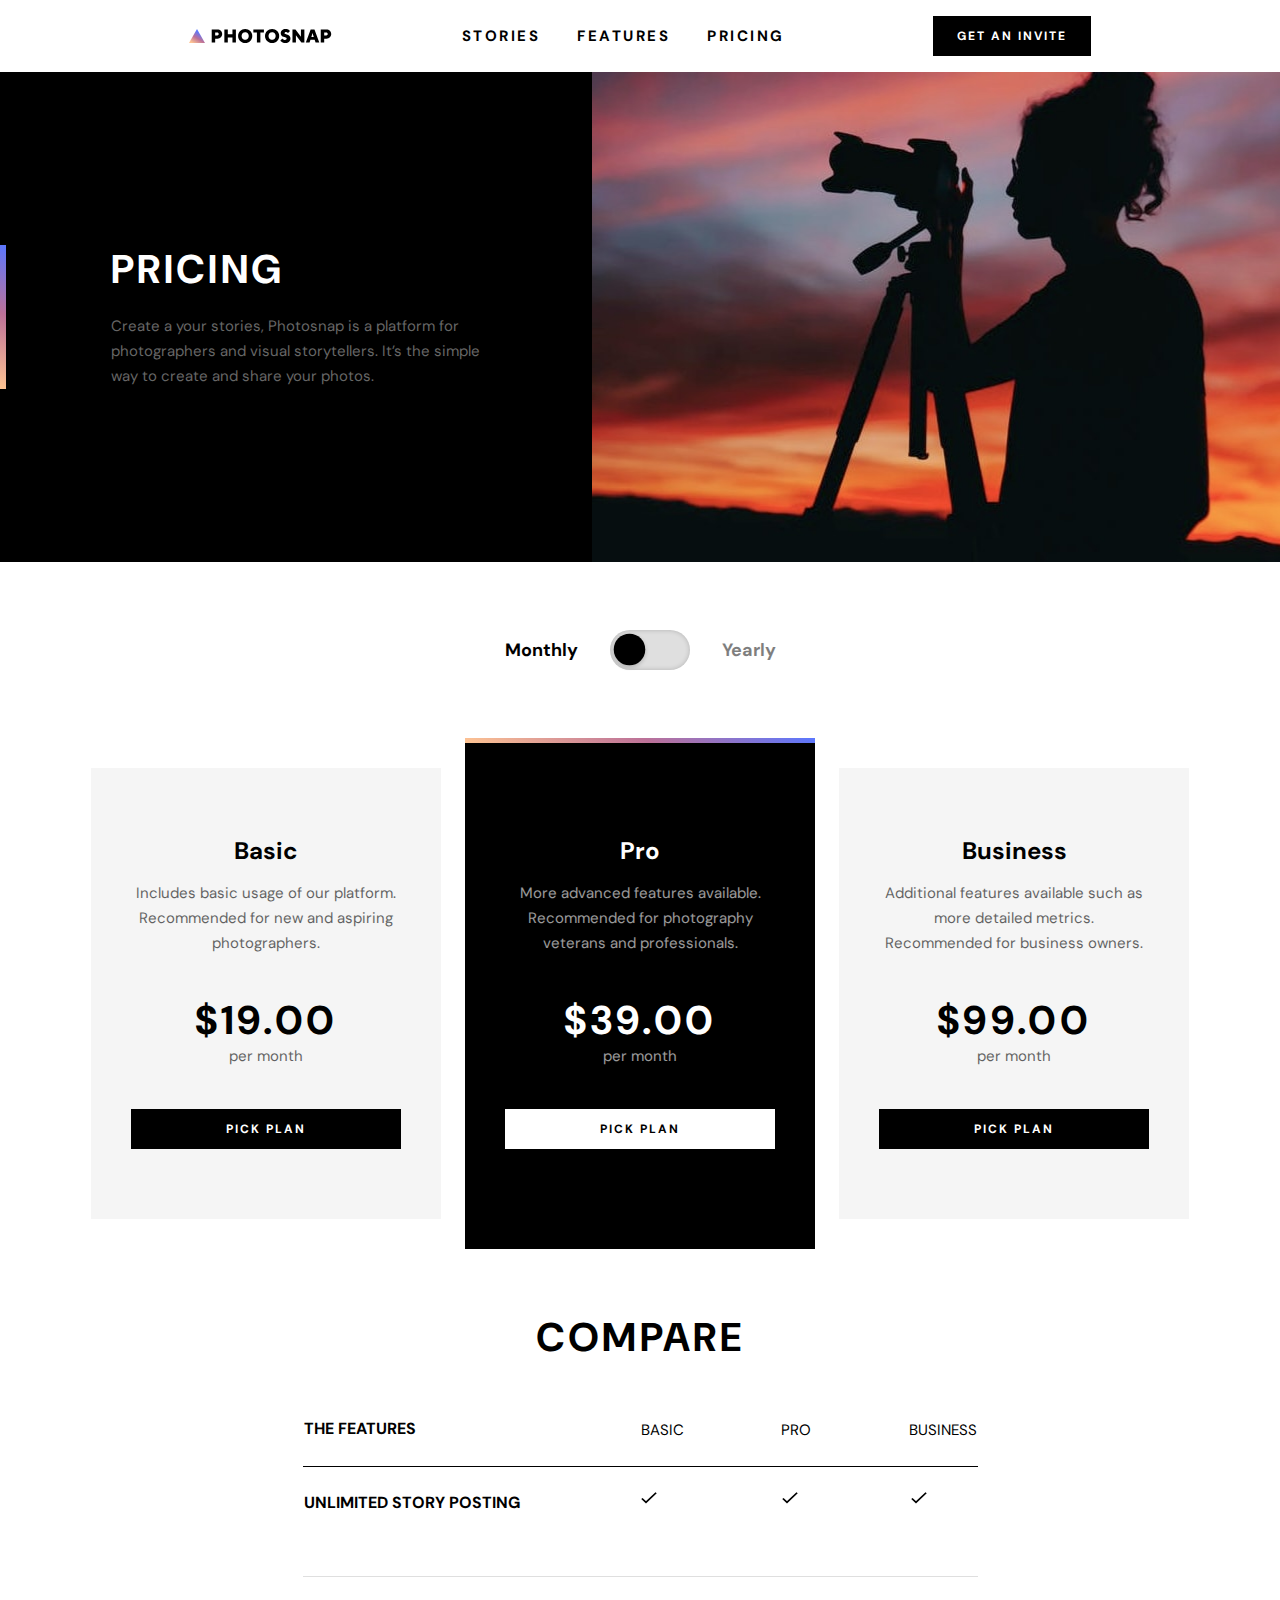
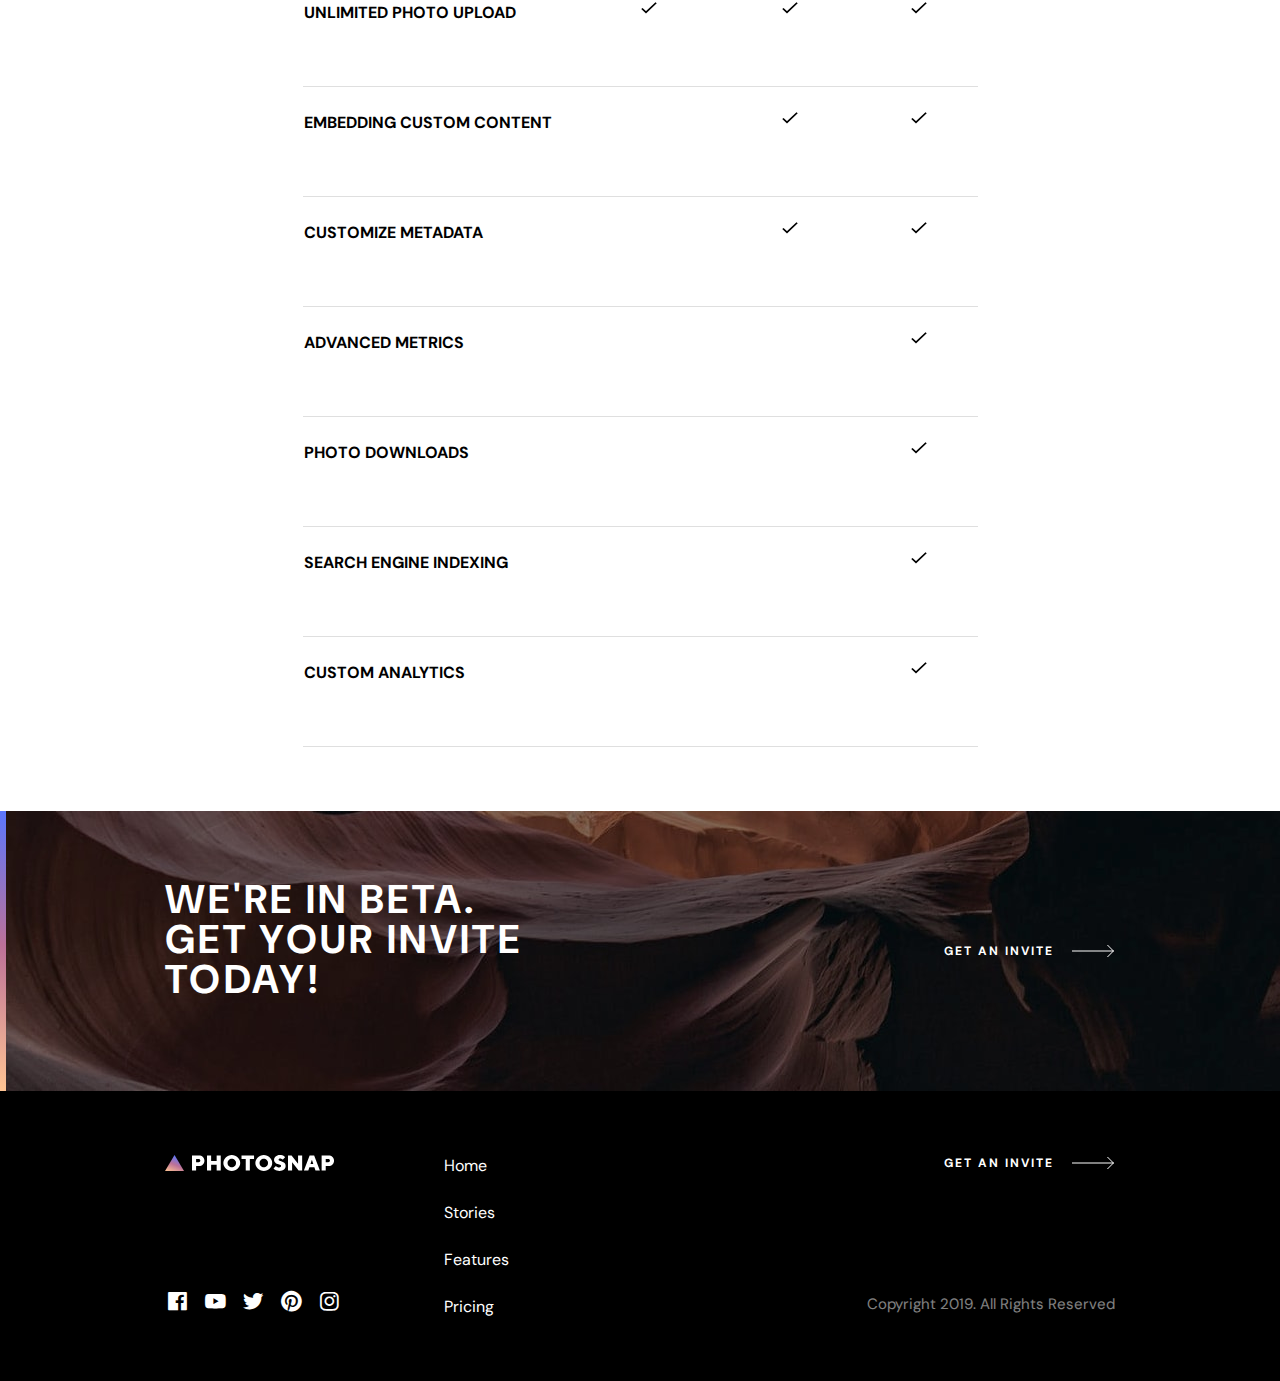
<file: pricing.html>
<!DOCTYPE html>
<html lang="en">
  <head>
    <meta charset="UTF-8" />
    <meta name="viewport" content="width=device-width, initial-scale=1.0" />

    <link
      rel="icon"
      type="image/png"
      sizes="32x32"
      href="./assets/favicon-32x32.png"
    />

    <title>Photosnap</title>
    <link
      href="https://unpkg.com/boxicons@2.1.4/css/boxicons.min.css"
      rel="stylesheet"
    />
    <link rel="stylesheet" href="./style/general.css" />
    <link rel="stylesheet" href="./style/pricing.css" />
  </head>
  <body>
    <header class="header wrapper">
      <div class="logo">
        <img src="./assets/shared/desktop/logo.svg" alt="" />
      </div>
      <nav class="nav">
        <ul>
          <li><a class="nav-list" href="./stories.html">Stories</a></li>
          <li><a class="nav-list" href="./features.html">Features</a></li>
          <li><a class="nav-list" href="./pricing.html">Pricing</a></li>
        </ul>
        <a href="./pricing.html" class="btn">Get an invite</a>
      </nav>
      <div class="burger"><span></span></div>
    </header>
    <main>
      <section class="hero">
        
        <div class="hero--img__box">
          <img
            class="hero-img-mob"
            src="./assets/pricing/mobile/hero.jpg"
            alt="Hero"
          />
        </div>
        <div class="hero-text hero--text__line">
          <h1>Pricing</h1>
          <p>
            Create a your stories, Photosnap is a platform for photographers and
            visual storytellers. It’s the simple way to create and share your
            photos.
          </p>
        </div>
      </section>
      <section class="price ">
        <div class="switch">
          <h3 class="monthly">Monthly</h3>
          <input type="checkbox" id="switchToggle" />
          <h3 class="yearly">Yearly</h3>
        </div>
        <div class="plans">
          <div class="plan-item">
            <div class="plan--item__text">
              <h2>Basic</h2>
              <p>
                Includes basic usage of our platform. Recommended for new and
                aspiring photographers.
              </p>
              <div class="plan--price__month plan--price">
                <h1>$19.00</h1>
                <p>per month</p>
              </div>
              <div class="plan--price__year plan--price">
                <h1>$190.00</h1>
                <p>per year</p>
              </div>
              <a href="#" class="plan-btn">Pick Plan</a>
            </div>
          </div>

          <div class="plan-item plan-item-black">
            <div class="plan--item__text ">
              <h2>Pro</h2>
              <p>
                More advanced features available. Recommended for photography
                veterans and professionals.
              </p>
              <div class="plan--price__month plan--price">
                <h1>$39.00</h1>
                <p>per month</p>
              </div>
              <div class="plan--price__year plan--price">
                <h1>$390.00</h1>
                <p>per year</p>
              </div>
              <a href="#" class="plan-btn plan-btn__white">Pick Plan</a>
            </div>
          </div>
          <div class="plan-item">
            <div class="plan--item__text">
              <h2>Business</h2>
              <p>
                Additional features available such as more detailed metrics.
                Recommended for business owners.
              </p>
              <div class="plan--price__month plan--price">
                <h1>$99.00</h1>
                <p>per month</p>
              </div>
              <div class="plan--price__year plan--price">
                <h1>$990.00</h1>
                <p>per year</p>
              </div>
              <a href="#" class="plan-btn">Pick Plan</a>
            </div>
          </div>
        </div>
      </section>

      <section class="table">
        <h1>Compare</h1>
        <table>
          <thead>
            <tr class="heading-table">
              <th>The Features</th>
              <th class="pricing-cell">
                <p>Basic</p>
                <p>Pro</p>
                <p>Business</p>
              </th>
            </tr>
          </thead>
          <tbody>
            <tr class="feature--table__item">
              <th class="feature--table__name">Unlimited Story Posting</th>
              <td class="feature--table__pricing">
                <p>Basic</p>
                <p>Pro</p>
                <p>Business</p>
              </td>
              <td class="feature--table__check">
                <img src="./assets/pricing/desktop/check.svg" alt="check" />
                <img src="./assets/pricing/desktop/check.svg" alt="check" />
                <img src="./assets/pricing/desktop/check.svg" alt="check" />
              </td>
            </tr>
            <tr class="feature--table__item">
              <th class="feature--table__name">Unlimited Photo Upload</th>
              <td class="feature--table__pricing">
                <p>Basic</p>
                <p>Pro</p>
                <p>Business</p>
              </td>
              <td class="feature--table__check">
                <img src="./assets/pricing/desktop/check.svg" alt="check" />
                <img src="./assets/pricing/desktop/check.svg" alt="check" />
                <img src="./assets/pricing/desktop/check.svg" alt="check" />
              </td>
            </tr>
            <tr class="feature--table__item">
              <th class="feature--table__name">Embedding Custom Content</th>
              <td class="feature--table__pricing">
                <p>Basic</p>
                <p>Pro</p>
                <p>Business</p>
              </td>
              <td class="feature--table__check">
                <div></div>
                <img src="./assets/pricing/desktop/check.svg" alt="check" />
                <img src="./assets/pricing/desktop/check.svg" alt="check" />
              </td>
            </tr>
            <tr class="feature--table__item">
              <th class="feature--table__name">Customize Metadata</th>
              <td class="feature--table__pricing">
                <p>Basic</p>
                <p>Pro</p>
                <p>Business</p>
              </td>
              <td class="feature--table__check">
                <div></div>
                <img src="./assets/pricing/desktop/check.svg" alt="check" />
                <img src="./assets/pricing/desktop/check.svg" alt="check" />
              </td>
            </tr>
            <tr class="feature--table__item">
              <th class="feature--table__name">Advanced Metrics</th>
              <td class="feature--table__pricing">
                <p>Basic</p>
                <p>Pro</p>
                <p>Business</p>
              </td>
              <td class="feature--table__check">
                <div></div>
                <div></div>
                <img src="./assets/pricing/desktop/check.svg" alt="check" />
              </td>
            </tr>
            <tr class="feature--table__item">
              <th class="feature--table__name">Photo Downloads</th>
              <td class="feature--table__pricing">
                <p>Basic</p>
                <p>Pro</p>
                <p>Business</p>
              </td>
              <td class="feature--table__check">
                <div></div>
                <div></div>
                <img src="./assets/pricing/desktop/check.svg" alt="check" />
              </td>
            </tr>
            <tr class="feature--table__item">
              <th class="feature--table__name">Search Engine Indexing</th>
              <td class="feature--table__pricing">
                <p>Basic</p>
                <p>Pro</p>
                <p>Business</p>
              </td>
              <td class="feature--table__check">
                <div></div>
                <div></div>
                <img src="./assets/pricing/desktop/check.svg" alt="check" />
              </td>
            </tr>
            <tr class="feature--table__item">
              <th class="feature--table__name">Custom Analytics</th>
              <td class="feature--table__pricing">
                <p>Basic</p>
                <p>Pro</p>
                <p>Business</p>
              </td>
              <td class="feature--table__check">
                <div></div>
                <div></div>
                <img src="./assets/pricing/desktop/check.svg" alt="check" />
              </td>
            </tr>
          </tbody>
        </table>
      </section>

      <section class="cta-container">
        <h1>
          We're in Beta. <br />
          Get your invite <br />
          today!
        </h1>
        <span class="cta"
          >Get an invite
          <svg
            class="hero-arrow arrow-white"
            xmlns="http://www.w3.org/2000/svg"
            width="43"
            height="14"
          >
            <g fill="none" fill-rule="evenodd" fill="#000">
              <path d="M0 7h41.864M35.428 1l6 6-6 6" />
            </g></svg
        ></span>
      </section>
    </main>
    <footer class="footer">
      <div class="footer-container wrapper">
        <div class="footer-logo">
          <svg
            xmlns="http://www.w3.org/2000/svg"
            width="170"
            height="16"
            viewBox="0 0 170 16"
            fill="none"
          >
            <path
              fill-rule="evenodd"
              clip-rule="evenodd"
              d="M70.1027 15.3622C69.0721 15.7874 67.9658 16 66.7838 16C65.5874 16 64.4775 15.7874 63.4541 15.3622C62.4306 14.9369 61.5405 14.3568 60.7838 13.6216C60.027 12.8865 59.4324 12.036 59 11.0703C58.5676 10.1045 58.3514 9.08108 58.3514 8C58.3514 6.91892 58.5676 5.8955 59 4.92973C59.4324 3.96396 60.027 3.11351 60.7838 2.37838C61.5405 1.64324 62.4306 1.06306 63.4541 0.637838C64.4775 0.212613 65.5874 0 66.7838 0C67.9658 0 69.0721 0.212613 70.1027 0.637838C71.1333 1.06306 72.027 1.64324 72.7838 2.37838C73.5405 3.11351 74.1351 3.96396 74.5676 4.92973C75 5.8955 75.2162 6.91892 75.2162 8C75.2162 9.08108 75 10.1045 74.5676 11.0703C74.1351 12.036 73.5405 12.8865 72.7838 13.6216C72.027 14.3568 71.1333 14.9369 70.1027 15.3622ZM31.1081 11.027V15.5676H27V0.432432H33.8108C34.6468 0.432432 35.4108 0.565766 36.1027 0.832432C36.7946 1.0991 37.3856 1.47027 37.8757 1.94595C38.3658 2.42162 38.7477 2.98378 39.0216 3.63243C39.2955 4.28108 39.4324 4.98018 39.4324 5.72973C39.4324 6.49369 39.2955 7.1964 39.0216 7.83784C38.7477 8.47928 38.3658 9.03784 37.8757 9.51351C37.3856 9.98919 36.7946 10.3604 36.1027 10.627C35.4108 10.8937 34.6468 11.027 33.8108 11.027H31.1081ZM31.1081 7.35135H33.5946C34.0847 7.35135 34.4955 7.18919 34.827 6.86486C35.1586 6.54054 35.3243 6.16216 35.3243 5.72973C35.3243 5.2973 35.1586 4.91892 34.827 4.59459C34.4955 4.27027 34.0847 4.10811 33.5946 4.10811H31.1081V7.35135ZM46.1351 15.5676V9.72973H51.6486V15.5676H55.7568V0.432432H51.6486V6.05405H46.1351V0.432432H42.027V15.5676H46.1351ZM66.7838 12.3243C66.1928 12.3243 65.6378 12.2162 65.1189 12C64.6 11.7838 64.1532 11.4811 63.7784 11.0919C63.4036 10.7027 63.1081 10.245 62.8919 9.71892C62.6757 9.19279 62.5676 8.61982 62.5676 8C62.5676 7.38018 62.6757 6.80721 62.8919 6.28108C63.1081 5.75495 63.4036 5.2973 63.7784 4.90811C64.1532 4.51892 64.6 4.21622 65.1189 4C65.6378 3.78378 66.1928 3.67568 66.7838 3.67568C67.3748 3.67568 67.9261 3.78378 68.4378 4C68.9495 4.21622 69.3964 4.51892 69.7784 4.90811C70.1604 5.2973 70.4595 5.75495 70.6757 6.28108C70.8919 6.80721 71 7.38018 71 8C71 8.61982 70.8919 9.19279 70.6757 9.71892C70.4595 10.245 70.1604 10.7027 69.7784 11.0919C69.3964 11.4811 68.9495 11.7838 68.4378 12C67.9261 12.2162 67.3748 12.3243 66.7838 12.3243ZM84.8378 4.10811V15.5676H80.7297V4.10811H76.5135V0.432432H89.0541V4.10811H84.8378ZM98.7838 16C99.9658 16 101.072 15.7874 102.103 15.3622C103.133 14.9369 104.027 14.3568 104.784 13.6216C105.541 12.8865 106.135 12.036 106.568 11.0703C107 10.1045 107.216 9.08108 107.216 8C107.216 6.91892 107 5.8955 106.568 4.92973C106.135 3.96396 105.541 3.11351 104.784 2.37838C104.027 1.64324 103.133 1.06306 102.103 0.637838C101.072 0.212613 99.9658 0 98.7838 0C97.5874 0 96.4775 0.212613 95.4541 0.637838C94.4306 1.06306 93.5405 1.64324 92.7838 2.37838C92.027 3.11351 91.4324 3.96396 91 4.92973C90.5676 5.8955 90.3514 6.91892 90.3514 8C90.3514 9.08108 90.5676 10.1045 91 11.0703C91.4324 12.036 92.027 12.8865 92.7838 13.6216C93.5405 14.3568 94.4306 14.9369 95.4541 15.3622C96.4775 15.7874 97.5874 16 98.7838 16ZM97.1189 12C97.6378 12.2162 98.1928 12.3243 98.7838 12.3243C99.3748 12.3243 99.9261 12.2162 100.438 12C100.95 11.7838 101.396 11.4811 101.778 11.0919C102.16 10.7027 102.459 10.245 102.676 9.71892C102.892 9.19279 103 8.61982 103 8C103 7.38018 102.892 6.80721 102.676 6.28108C102.459 5.75495 102.16 5.2973 101.778 4.90811C101.396 4.51892 100.95 4.21622 100.438 4C99.9261 3.78378 99.3748 3.67568 98.7838 3.67568C98.1928 3.67568 97.6378 3.78378 97.1189 4C96.6 4.21622 96.1532 4.51892 95.7784 4.90811C95.4036 5.2973 95.1081 5.75495 94.8919 6.28108C94.6757 6.80721 94.5676 7.38018 94.5676 8C94.5676 8.61982 94.6757 9.19279 94.8919 9.71892C95.1081 10.245 95.4036 10.7027 95.7784 11.0919C96.1532 11.4811 96.6 11.7838 97.1189 12ZM114.568 16C115.519 16 116.369 15.8667 117.119 15.6C117.868 15.3333 118.503 14.973 119.022 14.5189C119.541 14.0649 119.937 13.5387 120.211 12.9405C120.485 12.3423 120.622 11.7045 120.622 11.027C120.622 10.1477 120.449 9.42703 120.103 8.86487C119.757 8.3027 119.324 7.84865 118.805 7.5027C118.286 7.15676 117.721 6.88288 117.108 6.68108C116.495 6.47928 115.93 6.29189 115.411 6.11892C114.892 5.94595 114.459 5.76216 114.114 5.56757C113.768 5.37297 113.595 5.1027 113.595 4.75676C113.595 4.42523 113.742 4.12613 114.038 3.85946C114.333 3.59279 114.726 3.45946 115.216 3.45946C115.591 3.45946 115.93 3.52072 116.232 3.64324C116.535 3.76577 116.795 3.90631 117.011 4.06486C117.27 4.23784 117.501 4.43243 117.703 4.64865L120.081 2.16216C119.735 1.75856 119.31 1.3982 118.805 1.08108C118.373 0.807207 117.825 0.558559 117.162 0.335135C116.499 0.111712 115.706 0 114.784 0C113.919 0 113.133 0.12973 112.427 0.389189C111.721 0.648649 111.119 0.994595 110.622 1.42703C110.124 1.85946 109.739 2.35676 109.465 2.91892C109.191 3.48108 109.054 4.05766 109.054 4.64865C109.054 5.52793 109.227 6.24865 109.573 6.81081C109.919 7.37297 110.351 7.82703 110.87 8.17297C111.389 8.51892 111.955 8.79279 112.568 8.99459C113.18 9.1964 113.746 9.38378 114.265 9.55676C114.784 9.72973 115.216 9.91351 115.562 10.1081C115.908 10.3027 116.081 10.573 116.081 10.9189C116.081 11.3514 115.908 11.7297 115.562 12.0541C115.216 12.3784 114.741 12.5405 114.135 12.5405C113.645 12.5405 113.202 12.4577 112.805 12.2919C112.409 12.1261 112.067 11.9423 111.778 11.7405C111.447 11.4955 111.151 11.2216 110.892 10.9189L108.514 13.4054C108.946 13.8955 109.458 14.3279 110.049 14.7027C110.553 15.0342 111.18 15.3333 111.93 15.6C112.679 15.8667 113.559 16 114.568 16ZM127.108 7.13514V15.5676H123V0.432432H126.568L133.054 8.86486V0.432432H137.162V15.5676H133.616L127.108 7.13514ZM143.324 15.5676L144.405 12.3243H149.378L150.459 15.5676H154.892L149.162 0.432432H144.622L138.892 15.5676H143.324ZM146.892 4.64865L145.486 9.08108H148.297L146.892 4.64865ZM160.73 15.5676V11.027H163.432C164.268 11.027 165.032 10.8937 165.724 10.627C166.416 10.3604 167.007 9.98919 167.497 9.51351C167.987 9.03784 168.369 8.47928 168.643 7.83784C168.917 7.1964 169.054 6.49369 169.054 5.72973C169.054 4.98018 168.917 4.28108 168.643 3.63243C168.369 2.98378 167.987 2.42162 167.497 1.94595C167.007 1.47027 166.416 1.0991 165.724 0.832432C165.032 0.565766 164.268 0.432432 163.432 0.432432H156.622V15.5676H160.73ZM160.73 7.35135H163.216C163.706 7.35135 164.117 7.18919 164.449 6.86486C164.78 6.54054 164.946 6.16216 164.946 5.72973C164.946 5.2973 164.78 4.91892 164.449 4.59459C164.117 4.27027 163.706 4.10811 163.216 4.10811H160.73V7.35135Z"
              fill="white"
            />
            <path
              fill-rule="evenodd"
              clip-rule="evenodd"
              d="M0 16L9.5 0L19 16H0Z"
              fill="url(#paint0_linear_0_1004)"
            />
            <defs>
              <linearGradient
                id="paint0_linear_0_1004"
                x1="9.5"
                y1="20"
                x2="16.6529"
                y2="3.01176"
                gradientUnits="userSpaceOnUse"
              >
                <stop stop-color="#FFC593" />
                <stop offset="0.519452" stop-color="#BC7198" />
                <stop offset="1" stop-color="#5A77FF" />
              </linearGradient>
            </defs>
          </svg>
        </div>
        <div class="footer-icons">
          <a href="#"><i class="bx bx-sm bxl-facebook-square"></i></a>
          <a href="#"><i class="bx bx-sm bxl-youtube"></i></a>
          <a href="#"><i class="bx bx-sm bxl-twitter"></i></a>
          <a href="#"><i class="bx bx-sm bxl-pinterest"></i></a>
          <a href="#"><i class="bx bx-sm bxl-instagram"></i></a>
        </div>

        <div class="footer-nav">
          <ul class="footer--nav__items">
            <li><a class="footer--nav__list" href="./index.html">Home</a></li>
            <li>
              <a class="footer--nav__list" href="./stories.html">Stories</a>
            </li>
            <li>
              <a class="footer--nav__list" href="./features.html">Features</a>
            </li>
            <li>
              <a class="footer--nav__list" href="./pricing.html">Pricing</a>
            </li>
          </ul>
        </div>

        <span class="footer-cta cta">
          Get an invite
          <svg
            class="hero-arrow arrow-white"
            xmlns="http://www.w3.org/2000/svg"
            width="43"
            height="14"
          >
            <g fill="none" fill-rule="evenodd" fill="#000">
              <path d="M0 7h41.864M35.428 1l6 6-6 6" />
            </g>
          </svg>
        </span>
        <p class="footer-rights">Copyright 2019. All Rights Reserved</p>
      </div>
    </footer>
    <script src="./index.js"></script>
  </body>
</html>
</file>
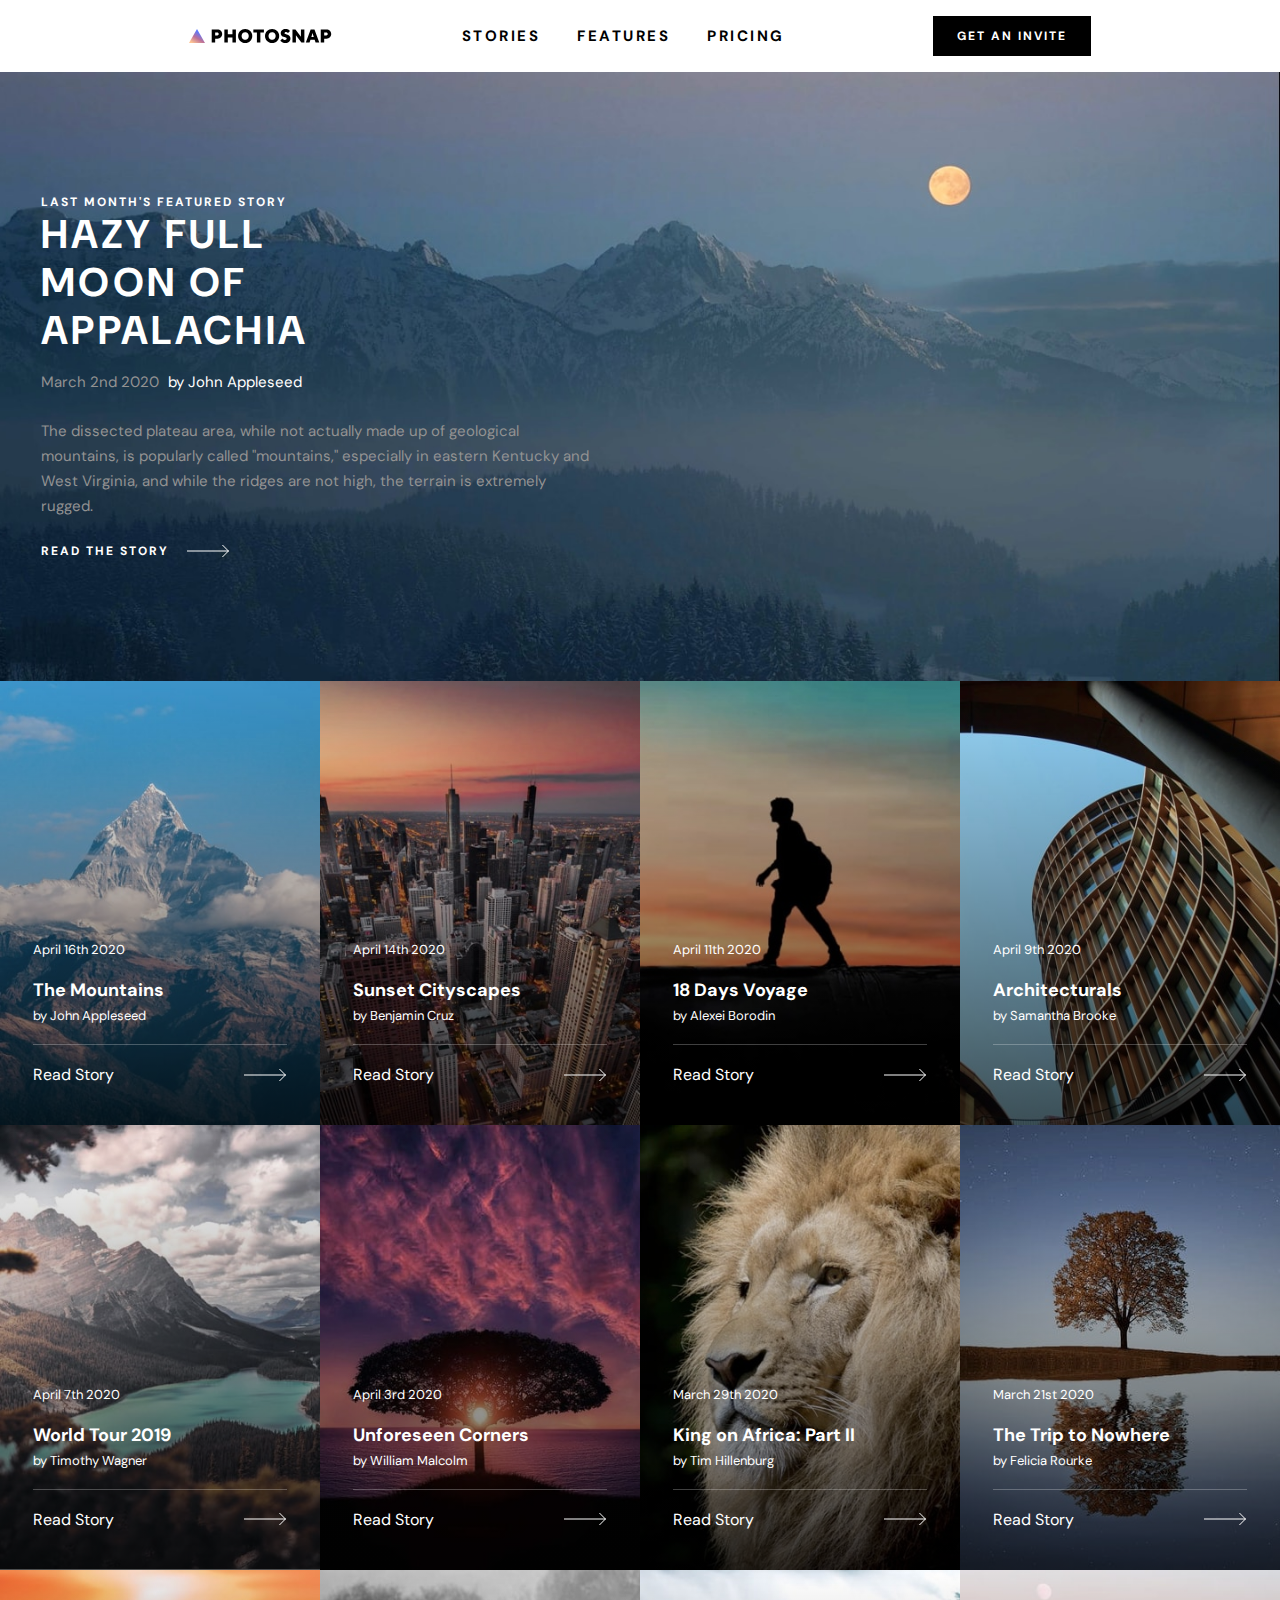
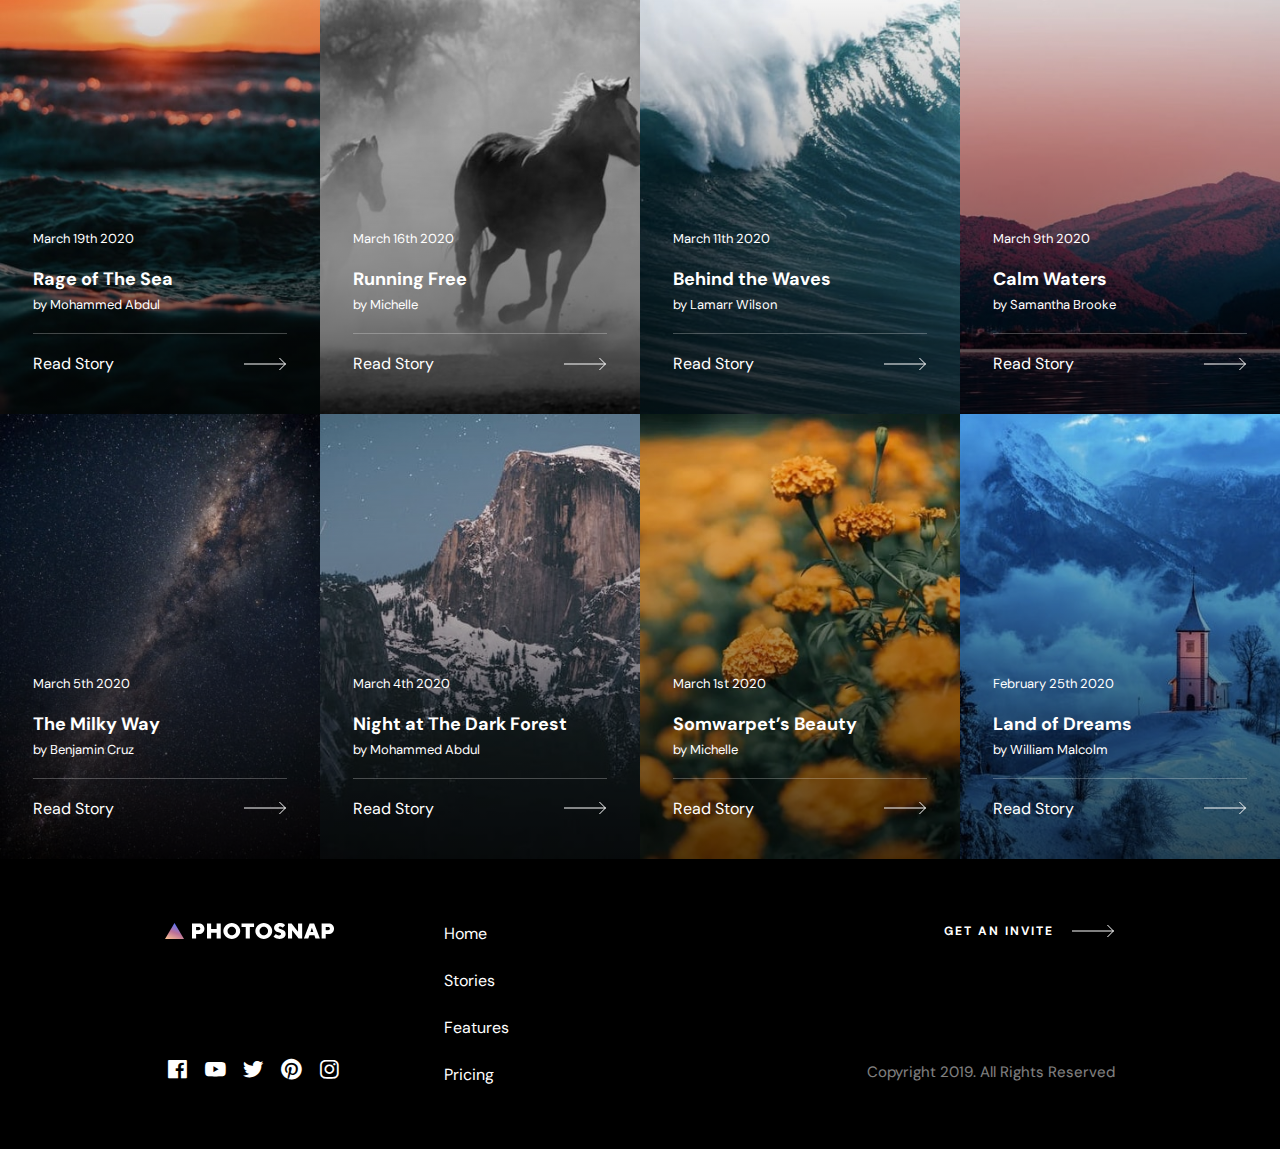
<file: stories.html>
<!DOCTYPE html>
<html lang="en">
<head>
  <meta charset="UTF-8">
  <meta name="viewport" content="width=device-width, initial-scale=1.0">

  <link rel="icon" type="image/png" sizes="32x32" href="./assets/favicon-32x32.png">
  
  <title> Photosnap </title>
  <link href='https://unpkg.com/boxicons@2.1.4/css/boxicons.min.css' rel='stylesheet'>
<link rel="stylesheet" href="./style/general.css">
<link rel="stylesheet" href="./style/stories.css">
</head>
<body>
  <header class="header wrapper">
    <div class="logo">
      <img src="./assets/shared/desktop/logo.svg" alt="" />
    </div>
    <nav class="nav">
      <ul>
        <li><a class="nav-list" href="./stories.html">Stories</a></li>
        <li><a class="nav-list" href="./features.html">Features</a></li>
        <li><a class="nav-list" href="./pricing.html">Pricing</a></li>
      </ul>
      <a href="./pricing.html" class="btn">Get an invite</a>
    </nav>
    <div class="burger"><span></span></div>
  </header>
  <main>
<section class="hero">
  <img class="hero-img-mob" src="./assets/stories/mobile/moon-of-appalacia.jpg" alt="Moon of appalacia">
  <div class="hero-text">
    <h4>Last month's featured story</h4>
    <h1>Hazy full <br> moon of <br> Appalachia</h1>
    <p class="hero--date">March 2nd 2020 <span> by John Appleseed</span></p>
    <p class="hero-description">  The dissected plateau area, while not actually made up of geological mountains, 
      is popularly called "mountains," especially in eastern Kentucky and West Virginia, 
      and while the ridges are not high, the terrain is extremely rugged.</p>
      <span class="cta ">Read the story
            <svg
              class="hero-arrow arrow-white"
              xmlns="http://www.w3.org/2000/svg"
              width="43"
              height="14"
            >
              <g fill="none" fill-rule="evenodd" fill="#000">
                <path d="M0 7h41.864M35.428 1l6 6-6 6" />
              </g></svg></span>
  </div>
</section>
<section class="story">
  <div class="story-item">
    <img src="./assets/stories/desktop/mountains.jpg" alt="Mountains" class="story-img">
    <div class="story-text">
      <p>April 16th 2020</p>
      <h3>The Mountains</h3>
      <p>by John Appleseed</p>
      <span class="story-cta"
      >Read Story<svg
        class="arrow-white"
        xmlns="http://www.w3.org/2000/svg"
        width="43"
        height="14"
      >
        <g fill="none" fill-rule="evenodd" fill="#000">
          <path d="M0 7h41.864M35.428 1l6 6-6 6" />
        </g></svg
    ></span>
    </div>
  </div>
  <div class="story-item">
    <img src="./assets/stories/desktop/cityscapes.jpg" alt="Cityscapes" class="story-img">
    <div class="story-text">
      <p>April 14th 2020</p>
      <h3>Sunset Cityscapes</h3>
      <p>by Benjamin Cruz</p>
      <span class="story-cta"
      >Read Story<svg
        class="arrow-white"
        xmlns="http://www.w3.org/2000/svg"
        width="43"
        height="14"
      >
        <g fill="none" fill-rule="evenodd" fill="#000">
          <path d="M0 7h41.864M35.428 1l6 6-6 6" />
        </g></svg
    ></span>
    </div>
  </div>
  <div class="story-item">
    <img src="./assets/stories/desktop/18-days-voyage.jpg" alt="Voyage" class="story-img">
    <div class="story-text">
      <p>April 11th 2020</p>
      <h3>18 Days Voyage</h3>
      <p>by Alexei Borodin</p>
      <span class="story-cta"
      >Read Story<svg
        class="arrow-white"
        xmlns="http://www.w3.org/2000/svg"
        width="43"
        height="14"
      >
        <g fill="none" fill-rule="evenodd" fill="#000">
          <path d="M0 7h41.864M35.428 1l6 6-6 6" />
        </g></svg
    ></span>
    </div>
  </div>
  <div class="story-item">
    <img src="./assets/stories/desktop/architecturals.jpg" alt="Architecturals" class="story-img">
    <div class="story-text">
      <p>April 9th 2020</p>
      <h3>Architecturals</h3>
      <p>by Samantha Brooke</p>
      <span class="story-cta"
      >Read Story<svg
        class="arrow-white"
        xmlns="http://www.w3.org/2000/svg"
        width="43"
        height="14"
      >
        <g fill="none" fill-rule="evenodd" fill="#000">
          <path d="M0 7h41.864M35.428 1l6 6-6 6" />
        </g></svg
    ></span>
    </div>
  </div>
  <div class="story-item">
    <img src="./assets/stories/desktop/world-tour.jpg" alt="World Tour" class="story-img">
    <div class="story-text">
      <p>April 7th 2020</p>
      <h3>World Tour 2019</h3>
      <p>by Timothy Wagner</p>
      <span class="story-cta"
      >Read Story<svg
        class="arrow-white"
        xmlns="http://www.w3.org/2000/svg"
        width="43"
        height="14"
      >
        <g fill="none" fill-rule="evenodd" fill="#000">
          <path d="M0 7h41.864M35.428 1l6 6-6 6" />
        </g></svg
    ></span>
    </div>
  </div>
  <div class="story-item">
    <img src="./assets/stories/desktop/unforeseen-corners.jpg" alt="Unforeseen Corners" class="story-img">
    <div class="story-text">
      <p>April 3rd 2020</p>
      <h3>Unforeseen Corners</h3>
      <p>by William Malcolm</p>
      <span class="story-cta"
      >Read Story<svg
        class="arrow-white"
        xmlns="http://www.w3.org/2000/svg"
        width="43"
        height="14"
      >
        <g fill="none" fill-rule="evenodd" fill="#000">
          <path d="M0 7h41.864M35.428 1l6 6-6 6" />
        </g></svg
    ></span>
    </div>
  </div>
  <div class="story-item">
    <img src="./assets/stories/desktop/king-on-africa.jpg" alt="King on Africa" class="story-img">
    <div class="story-text">
      <p>March 29th 2020</p>
      <h3>King on Africa: Part II</h3>
      <p>by Tim Hillenburg</p>
      <span class="story-cta"
      >Read Story<svg
        class="arrow-white"
        xmlns="http://www.w3.org/2000/svg"
        width="43"
        height="14"
      >
        <g fill="none" fill-rule="evenodd" fill="#000">
          <path d="M0 7h41.864M35.428 1l6 6-6 6" />
        </g></svg
    ></span>
    </div>
  </div>
  <div class="story-item">
    <img src="./assets/stories/desktop/trip-to-nowhere.jpg" alt="The Trip to Nowhere" class="story-img">
    <div class="story-text">
      <p>March 21st 2020</p>
      <h3>The Trip to Nowhere</h3>
      <p>by Felicia Rourke</p>
      <span class="story-cta"
      >Read Story<svg
        class="arrow-white"
        xmlns="http://www.w3.org/2000/svg"
        width="43"
        height="14"
      >
        <g fill="none" fill-rule="evenodd" fill="#000">
          <path d="M0 7h41.864M35.428 1l6 6-6 6" />
        </g></svg
    ></span>
    </div>
  </div>
  <div class="story-item">
    <img src="./assets/stories/desktop/rage-of-the-sea.jpg" alt="Rage of The Sea" class="story-img">
    <div class="story-text">
      <p>March 19th 2020</p>
      <h3>Rage of The Sea</h3>
      <p>by Mohammed Abdul</p>
      <span class="story-cta"
      >Read Story<svg
        class="arrow-white"
        xmlns="http://www.w3.org/2000/svg"
        width="43"
        height="14"
      >
        <g fill="none" fill-rule="evenodd" fill="#000">
          <path d="M0 7h41.864M35.428 1l6 6-6 6" />
        </g></svg
    ></span>
    </div>
  </div>
  <div class="story-item">
    <img src="./assets/stories/desktop/running-free.jpg" alt="Running Free" class="story-img">
    <div class="story-text">
      <p>March 16th 2020</p>
      <h3>Running Free</h3>
      <p>by Michelle</p>
      <span class="story-cta"
      >Read Story<svg
        class="arrow-white"
        xmlns="http://www.w3.org/2000/svg"
        width="43"
        height="14"
      >
        <g fill="none" fill-rule="evenodd" fill="#000">
          <path d="M0 7h41.864M35.428 1l6 6-6 6" />
        </g></svg
    ></span>
    </div>
  </div>
  <div class="story-item">
    <img src="./assets/stories/desktop/behind-the-waves.jpg" alt="Behind the Waves" class="story-img">
    <div class="story-text">
      <p>March 11th 2020</p>
      <h3>Behind the Waves</h3>
      <p>by Lamarr Wilson</p>
      <span class="story-cta"
      >Read Story<svg
        class="arrow-white"
        xmlns="http://www.w3.org/2000/svg"
        width="43"
        height="14"
      >
        <g fill="none" fill-rule="evenodd" fill="#000">
          <path d="M0 7h41.864M35.428 1l6 6-6 6" />
        </g></svg
    ></span>
    </div>
  </div>
  <div class="story-item">
    <img src="./assets/stories/desktop/calm-waters.jpg" alt="Calm Waters" class="story-img">
    <div class="story-text">
      <p>March 9th 2020</p>
      <h3>Calm Waters</h3>
      <p>by Samantha Brooke</p>
      <span class="story-cta"
      >Read Story<svg
        class="arrow-white"
        xmlns="http://www.w3.org/2000/svg"
        width="43"
        height="14"
      >
        <g fill="none" fill-rule="evenodd" fill="#000">
          <path d="M0 7h41.864M35.428 1l6 6-6 6" />
        </g></svg
    ></span>
    </div>
  </div>
  <div class="story-item">
    <img src="./assets/stories/desktop/milky-way.jpg" alt="The Milky Way" class="story-img">
    <div class="story-text">
      <p>March 5th 2020</p>
      <h3>The Milky Way</h3>
      <p>by Benjamin Cruz</p>
      <span class="story-cta"
      >Read Story<svg
        class="arrow-white"
        xmlns="http://www.w3.org/2000/svg"
        width="43"
        height="14"
      >
        <g fill="none" fill-rule="evenodd" fill="#000">
          <path d="M0 7h41.864M35.428 1l6 6-6 6" />
        </g></svg
    ></span>
    </div>
  </div>
  <div class="story-item">
    <img src="./assets/stories/desktop/dark-forest.jpg" alt="Night at The Dark Forest" class="story-img">
    <div class="story-text">
      <p>March 4th 2020</p>
      <h3>Night at The Dark Forest</h3>
      <p>by  Mohammed Abdul</p>
      <span class="story-cta"
      >Read Story<svg
        class="arrow-white"
        xmlns="http://www.w3.org/2000/svg"
        width="43"
        height="14"
      >
        <g fill="none" fill-rule="evenodd" fill="#000">
          <path d="M0 7h41.864M35.428 1l6 6-6 6" />
        </g></svg
    ></span>
    </div>
  </div>
  <div class="story-item">
    <img src="./assets/stories/desktop/somwarpet.jpg" alt="Somwarpet’s Beauty" class="story-img">
    <div class="story-text">
      <p>March 1st 2020</p>
      <h3>Somwarpet’s Beauty</h3>
      <p>by Michelle</p>
      <span class="story-cta"
      >Read Story<svg
        class="arrow-white"
        xmlns="http://www.w3.org/2000/svg"
        width="43"
        height="14"
      >
        <g fill="none" fill-rule="evenodd" fill="#000">
          <path d="M0 7h41.864M35.428 1l6 6-6 6" />
        </g></svg
    ></span>
    </div>
  </div>
  <div class="story-item">
    <img src="./assets/stories/desktop/land-of-dreams.jpg" alt="Land of Dreams" class="story-img">
    <div class="story-text">
      <p>February 25th 2020</p>
      <h3>Land of Dreams</h3>
      <p>by William Malcolm</p>
      <span class="story-cta"
      >Read Story<svg
        class="arrow-white"
        xmlns="http://www.w3.org/2000/svg"
        width="43"
        height="14"
      >
        <g fill="none" fill-rule="evenodd" fill="#000">
          <path d="M0 7h41.864M35.428 1l6 6-6 6" />
        </g></svg
    ></span>
    </div>
  </div>
</section>
  </main>
  <footer class="footer ">
    <div class="footer-container  wrapper">
      <div class="footer-logo">
        <svg
          xmlns="http://www.w3.org/2000/svg"
          width="170"
          height="16"
          viewBox="0 0 170 16"
          fill="none"
        >
          <path
            fill-rule="evenodd"
            clip-rule="evenodd"
            d="M70.1027 15.3622C69.0721 15.7874 67.9658 16 66.7838 16C65.5874 16 64.4775 15.7874 63.4541 15.3622C62.4306 14.9369 61.5405 14.3568 60.7838 13.6216C60.027 12.8865 59.4324 12.036 59 11.0703C58.5676 10.1045 58.3514 9.08108 58.3514 8C58.3514 6.91892 58.5676 5.8955 59 4.92973C59.4324 3.96396 60.027 3.11351 60.7838 2.37838C61.5405 1.64324 62.4306 1.06306 63.4541 0.637838C64.4775 0.212613 65.5874 0 66.7838 0C67.9658 0 69.0721 0.212613 70.1027 0.637838C71.1333 1.06306 72.027 1.64324 72.7838 2.37838C73.5405 3.11351 74.1351 3.96396 74.5676 4.92973C75 5.8955 75.2162 6.91892 75.2162 8C75.2162 9.08108 75 10.1045 74.5676 11.0703C74.1351 12.036 73.5405 12.8865 72.7838 13.6216C72.027 14.3568 71.1333 14.9369 70.1027 15.3622ZM31.1081 11.027V15.5676H27V0.432432H33.8108C34.6468 0.432432 35.4108 0.565766 36.1027 0.832432C36.7946 1.0991 37.3856 1.47027 37.8757 1.94595C38.3658 2.42162 38.7477 2.98378 39.0216 3.63243C39.2955 4.28108 39.4324 4.98018 39.4324 5.72973C39.4324 6.49369 39.2955 7.1964 39.0216 7.83784C38.7477 8.47928 38.3658 9.03784 37.8757 9.51351C37.3856 9.98919 36.7946 10.3604 36.1027 10.627C35.4108 10.8937 34.6468 11.027 33.8108 11.027H31.1081ZM31.1081 7.35135H33.5946C34.0847 7.35135 34.4955 7.18919 34.827 6.86486C35.1586 6.54054 35.3243 6.16216 35.3243 5.72973C35.3243 5.2973 35.1586 4.91892 34.827 4.59459C34.4955 4.27027 34.0847 4.10811 33.5946 4.10811H31.1081V7.35135ZM46.1351 15.5676V9.72973H51.6486V15.5676H55.7568V0.432432H51.6486V6.05405H46.1351V0.432432H42.027V15.5676H46.1351ZM66.7838 12.3243C66.1928 12.3243 65.6378 12.2162 65.1189 12C64.6 11.7838 64.1532 11.4811 63.7784 11.0919C63.4036 10.7027 63.1081 10.245 62.8919 9.71892C62.6757 9.19279 62.5676 8.61982 62.5676 8C62.5676 7.38018 62.6757 6.80721 62.8919 6.28108C63.1081 5.75495 63.4036 5.2973 63.7784 4.90811C64.1532 4.51892 64.6 4.21622 65.1189 4C65.6378 3.78378 66.1928 3.67568 66.7838 3.67568C67.3748 3.67568 67.9261 3.78378 68.4378 4C68.9495 4.21622 69.3964 4.51892 69.7784 4.90811C70.1604 5.2973 70.4595 5.75495 70.6757 6.28108C70.8919 6.80721 71 7.38018 71 8C71 8.61982 70.8919 9.19279 70.6757 9.71892C70.4595 10.245 70.1604 10.7027 69.7784 11.0919C69.3964 11.4811 68.9495 11.7838 68.4378 12C67.9261 12.2162 67.3748 12.3243 66.7838 12.3243ZM84.8378 4.10811V15.5676H80.7297V4.10811H76.5135V0.432432H89.0541V4.10811H84.8378ZM98.7838 16C99.9658 16 101.072 15.7874 102.103 15.3622C103.133 14.9369 104.027 14.3568 104.784 13.6216C105.541 12.8865 106.135 12.036 106.568 11.0703C107 10.1045 107.216 9.08108 107.216 8C107.216 6.91892 107 5.8955 106.568 4.92973C106.135 3.96396 105.541 3.11351 104.784 2.37838C104.027 1.64324 103.133 1.06306 102.103 0.637838C101.072 0.212613 99.9658 0 98.7838 0C97.5874 0 96.4775 0.212613 95.4541 0.637838C94.4306 1.06306 93.5405 1.64324 92.7838 2.37838C92.027 3.11351 91.4324 3.96396 91 4.92973C90.5676 5.8955 90.3514 6.91892 90.3514 8C90.3514 9.08108 90.5676 10.1045 91 11.0703C91.4324 12.036 92.027 12.8865 92.7838 13.6216C93.5405 14.3568 94.4306 14.9369 95.4541 15.3622C96.4775 15.7874 97.5874 16 98.7838 16ZM97.1189 12C97.6378 12.2162 98.1928 12.3243 98.7838 12.3243C99.3748 12.3243 99.9261 12.2162 100.438 12C100.95 11.7838 101.396 11.4811 101.778 11.0919C102.16 10.7027 102.459 10.245 102.676 9.71892C102.892 9.19279 103 8.61982 103 8C103 7.38018 102.892 6.80721 102.676 6.28108C102.459 5.75495 102.16 5.2973 101.778 4.90811C101.396 4.51892 100.95 4.21622 100.438 4C99.9261 3.78378 99.3748 3.67568 98.7838 3.67568C98.1928 3.67568 97.6378 3.78378 97.1189 4C96.6 4.21622 96.1532 4.51892 95.7784 4.90811C95.4036 5.2973 95.1081 5.75495 94.8919 6.28108C94.6757 6.80721 94.5676 7.38018 94.5676 8C94.5676 8.61982 94.6757 9.19279 94.8919 9.71892C95.1081 10.245 95.4036 10.7027 95.7784 11.0919C96.1532 11.4811 96.6 11.7838 97.1189 12ZM114.568 16C115.519 16 116.369 15.8667 117.119 15.6C117.868 15.3333 118.503 14.973 119.022 14.5189C119.541 14.0649 119.937 13.5387 120.211 12.9405C120.485 12.3423 120.622 11.7045 120.622 11.027C120.622 10.1477 120.449 9.42703 120.103 8.86487C119.757 8.3027 119.324 7.84865 118.805 7.5027C118.286 7.15676 117.721 6.88288 117.108 6.68108C116.495 6.47928 115.93 6.29189 115.411 6.11892C114.892 5.94595 114.459 5.76216 114.114 5.56757C113.768 5.37297 113.595 5.1027 113.595 4.75676C113.595 4.42523 113.742 4.12613 114.038 3.85946C114.333 3.59279 114.726 3.45946 115.216 3.45946C115.591 3.45946 115.93 3.52072 116.232 3.64324C116.535 3.76577 116.795 3.90631 117.011 4.06486C117.27 4.23784 117.501 4.43243 117.703 4.64865L120.081 2.16216C119.735 1.75856 119.31 1.3982 118.805 1.08108C118.373 0.807207 117.825 0.558559 117.162 0.335135C116.499 0.111712 115.706 0 114.784 0C113.919 0 113.133 0.12973 112.427 0.389189C111.721 0.648649 111.119 0.994595 110.622 1.42703C110.124 1.85946 109.739 2.35676 109.465 2.91892C109.191 3.48108 109.054 4.05766 109.054 4.64865C109.054 5.52793 109.227 6.24865 109.573 6.81081C109.919 7.37297 110.351 7.82703 110.87 8.17297C111.389 8.51892 111.955 8.79279 112.568 8.99459C113.18 9.1964 113.746 9.38378 114.265 9.55676C114.784 9.72973 115.216 9.91351 115.562 10.1081C115.908 10.3027 116.081 10.573 116.081 10.9189C116.081 11.3514 115.908 11.7297 115.562 12.0541C115.216 12.3784 114.741 12.5405 114.135 12.5405C113.645 12.5405 113.202 12.4577 112.805 12.2919C112.409 12.1261 112.067 11.9423 111.778 11.7405C111.447 11.4955 111.151 11.2216 110.892 10.9189L108.514 13.4054C108.946 13.8955 109.458 14.3279 110.049 14.7027C110.553 15.0342 111.18 15.3333 111.93 15.6C112.679 15.8667 113.559 16 114.568 16ZM127.108 7.13514V15.5676H123V0.432432H126.568L133.054 8.86486V0.432432H137.162V15.5676H133.616L127.108 7.13514ZM143.324 15.5676L144.405 12.3243H149.378L150.459 15.5676H154.892L149.162 0.432432H144.622L138.892 15.5676H143.324ZM146.892 4.64865L145.486 9.08108H148.297L146.892 4.64865ZM160.73 15.5676V11.027H163.432C164.268 11.027 165.032 10.8937 165.724 10.627C166.416 10.3604 167.007 9.98919 167.497 9.51351C167.987 9.03784 168.369 8.47928 168.643 7.83784C168.917 7.1964 169.054 6.49369 169.054 5.72973C169.054 4.98018 168.917 4.28108 168.643 3.63243C168.369 2.98378 167.987 2.42162 167.497 1.94595C167.007 1.47027 166.416 1.0991 165.724 0.832432C165.032 0.565766 164.268 0.432432 163.432 0.432432H156.622V15.5676H160.73ZM160.73 7.35135H163.216C163.706 7.35135 164.117 7.18919 164.449 6.86486C164.78 6.54054 164.946 6.16216 164.946 5.72973C164.946 5.2973 164.78 4.91892 164.449 4.59459C164.117 4.27027 163.706 4.10811 163.216 4.10811H160.73V7.35135Z"
            fill="white"
          />
          <path
            fill-rule="evenodd"
            clip-rule="evenodd"
            d="M0 16L9.5 0L19 16H0Z"
            fill="url(#paint0_linear_0_1004)"
          />
          <defs>
            <linearGradient
              id="paint0_linear_0_1004"
              x1="9.5"
              y1="20"
              x2="16.6529"
              y2="3.01176"
              gradientUnits="userSpaceOnUse"
            >
              <stop stop-color="#FFC593" />
              <stop offset="0.519452" stop-color="#BC7198" />
              <stop offset="1" stop-color="#5A77FF" />
            </linearGradient>
          </defs>
        </svg>
      </div>
      <div class="footer-icons">
        <a href="#"><i class='bx bx-sm bxl-facebook-square'></i></a>
        <a href="#"><i class='bx bx-sm bxl-youtube' ></i></a>
        <a href="#"><i class='bx bx-sm bxl-twitter' ></i></a>
        <a href="#"><i class='bx bx-sm bxl-pinterest' ></i></a>
        <a href="#"><i class='bx bx-sm bxl-instagram' ></i></a>
      </div>

      <div class="footer-nav">
        <ul class="footer--nav__items">
          <li><a class="footer--nav__list" href="./index.html">Home</a></li>
          <li>
            <a class="footer--nav__list" href="./stories.html">Stories</a>
          </li>
          <li>
            <a class="footer--nav__list" href="./features.html">Features</a>
          </li>
          <li>
            <a class="footer--nav__list" href="./pricing.html">Pricing</a>
          </li>
        </ul>
      </div>

      <span class="footer-cta cta">
        Get an invite
        <svg
          class="hero-arrow arrow-white"
          xmlns="http://www.w3.org/2000/svg"
          width="43"
          height="14"
        >
          <g fill="none" fill-rule="evenodd" fill="#000">
            <path d="M0 7h41.864M35.428 1l6 6-6 6" />
          </g>
        </svg>
      </span>
      <p class="footer-rights">Copyright 2019. All Rights Reserved</p>
    </div>
  </footer>
  <script src="./index.js"></script>

</body>
</html>
</file>
<file: style/index.css>
/** HERO **/
.hero-text{
  margin: 0;
}

.hero-text p {
  padding: 1.25rem 0 1.25rem 0;
}

.hero--t__text h1,
.hero--t__text p,
.hero--t__text {
  color: white;
}
.hero--t__text {
  background: #000;
}
.hero-text p {
  color: #555;
}
.hero--t__text p {
  color: #888;
}


/** FEATURES **/


@media (min-width: 43.9375em) {
  /** HERO **/
  .hero-img-mob {
    display: none;
  }
  .hero {
    display: grid;
    grid-template-columns: 1fr 13.875rem 1fr;
    grid-template-rows: auto;
    grid-template-areas:
      "t2 t2 t1"
      "m1 m2 m2"
      "b2 b2 b1";
  }
  .hero-text {
    padding: 8.5rem 3.375rem;
  }

  .hero--t__img {
    grid-area: t1;
    background: url(../assets/home/desktop/create-and-share.jpg) no-repeat;
    background-size: cover;
    background-position: 50% 50%;
  }
  .hero--t__text {
    grid-area: t2;
  }
  .hero--m__img {
    grid-area: m1;
    background: url(../assets/home/desktop/beautiful-stories.jpg) no-repeat;
    background-size: cover;
    background-position: 50% 50%;
  }
  .hero--m__text {
    grid-area: m2;
  }
  .hero--b__img {
    grid-area: b1;
    background: url("../assets/home/desktop/designed-for-everyone.jpg");
    background-size: cover;
    background-position: 50% 50%;
  }
  .hero--b__text {
    grid-area: b2;
  }
  .hero-text::after{
    width: 0.3125rem;
    height:  19rem;
    top: 25%;
    left: 0;
  }
}

@media (min-width: 70em) {
  /** HERO **/
.hero{
  grid-template-areas: 
  "t2 t1 t1"
  "m1 m1 m2"
  "b2 b1 b1";

}
.hero-text::after{
  top: 29%;
}

  .hero-text {
    padding: 10.8125rem 10%;

    margin: 0 auto;
  }
}
</file>
<file: style/features.css>
.cta-container{
    padding: 4rem 2rem;
    background: url(../assets/shared/mobile/bg-beta.jpg) no-repeat;
    background-size: cover;
    color: white;
    position: relative;
}
.cta-container::before{
    position: absolute;
    content: " ";
    top: 0;
    left: 2rem;
    width: 35%;
    height: 0.375rem;
    background: linear-gradient(27deg, #FFC593 0%, #BC7198 51.95%, #5A77FF 100%);
    z-index: 2;
  }
.cta-container h1{
    padding-bottom: 1.5rem;
    color: #FFF;

line-height: 2.5rem; 

}
.hero{
    background: #000;
    color: white;
    
  }

@media (min-width: 43.9375em) {

.hero{
    display: flex;
    position: relative;
    flex-direction: row-reverse;
    justify-content: space-between;
}
    .hero-text{
        width: 65%;
        margin: 10.8125rem 3.375rem;
    }
    .hero-text h1 {
    padding: 0;

    }
    .hero-description{
        padding: 0;
        padding-top: 1.3125rem;
    }
    .hero--img__box{
        background: url(../assets/features/tablet/hero.jpg) no-repeat ; 
        background-size: cover;

      z-index: 2;
        width:35%;
        height: auto;
    }

    
    .features{
        display: grid;
        grid-template-columns: 1fr 1fr;
        gap: 0;
    }
    .feature-item{
        width: 100%;
        align-self: self-end;
    }
    .cta-container{
        background: url(../assets/shared/tablet/bg-beta.jpg) no-repeat;
        background-size: cover;
        display: flex;
        justify-content: space-between;
        padding: 4.25rem 2.5rem;
    }
    .cta-container::before{
        top: 0;
        left: 0;
        width: 6px;
        height: 100%;
      }
}
@media (min-width: 70em){

.hero{
    height: 30.625rem;
}

    .hero-text{
        margin: 10.8125rem 6.9375rem;
        width: 35%;
    }

    .hero--img__box{
        background: url(../assets/features/desktop/hero.jpg) no-repeat;
        background-size: cover;
        height: auto;
        width: 65%;
    }

 

    .features {
        grid-template-columns: repeat(3, 1fr);
        column-gap: 1.875rem;
        row-gap: 6.25rem;
        padding: 10rem 0 10rem 0;
    }
    .feature-item{
        padding: 0;
    }
    .cta-container{
        background: url(../assets/shared/desktop/bg-beta.jpg) no-repeat;
        background-size: cover; 
        padding: 4.25rem 10.3125rem;
    }


}
</file>
<file: style/pricing.css>
.cta-container {
  padding: 4rem 2rem;
  background: url(../assets/shared/mobile/bg-beta.jpg) no-repeat;
  background-size: cover;
  color: white;
  position: relative;
}

.cta-container::before{
  position: absolute;
  content: " ";
  top: 0;
  left: 2rem;
  width: 35%;
  height: 0.375rem;
  background: linear-gradient(27deg, #FFC593 0%, #BC7198 51.95%, #5A77FF 100%);
  z-index: 2;
}
.cta-container h1 {
  padding-bottom: 1.5rem;
  color: #fff;

  line-height: 2.5rem;
}
.hero {
  background: #000;
  color: white;
}

/** SWITCH **/
.switch {
  display: flex;
  align-items: center;
  justify-content: center;
  padding: 4.25rem 0;
}

.option {
  opacity: 0.5;
}

input[type="checkbox"] {
  position: relative;
  width: 80px;
  height: 40px;
  -webkit-appearance: none;
  outline: none;
  background: #dfdfdf;
  border-radius: 20px;
  transition: 0.5s;
  box-shadow: inset 0 0 5px rgba(0, 0, 0, 0.2);
  margin: 0 2rem;
}

input:checked[type="checkbox"] {
  background: #000;
}

input[type="checkbox"]:before {
  content: "";
  position: absolute;
  width: 35px;
  height: 35px;
  border-radius: 20px;
  top: 2px;
  left: 2.5px;
  background: #000;
  transition: 0.5s;
  transform: scale(0.9);
  box-shadow: 0 2px 5px rgba(0, 0, 0, 0.2);
}

input:checked[type="checkbox"]:before {
  left: 40px;
  background: #fff;
}

/** PRICE **/

.plans {
  margin: 0 5%;
display: flex;
  gap: 24px;
  flex-direction: column;
}

.plan--price {
  display: none;
}
.active {
  display: block;
}

.plan-item {
  padding: 3rem 2.875rem;
  background: #f5f5f5;
  text-align: center;

  
}

.plan--item__text {
  margin: 2rem 1rem;
}

.plan-item h2 {
  padding-bottom: 1.125rem;
}
.plan-item p {
  opacity: 0.6;
  padding-bottom: 2.5rem;
}
.plan-item-black {
  background: #000;
  color: white;
  position: relative;
}

.plan-item-black::after {
  position: absolute;
  content: "";
  width: 100%;
  height: 0.3125rem;
  background: linear-gradient(27deg, #ffc593 0%, #bc7198 51.95%, #5a77ff 100%);
  top: 0;
  left: 0;
}

.plan-btn {
  display: block;
  padding: 0.75rem 0;
  background: #000;
  width:100%;
  color: #fff;
  text-transform: uppercase;
  font-size: 12px;
  font-weight: 700;
  letter-spacing: 2px;
}

.plan-btn__white {
  background: #fff;
  color: #000;
}
/** TABLE **/
.table {
  max-width: 35rem;
  margin: 0 auto;
  padding: 4rem 1.75rem;
}
.table h1 {
  display: none;
}
table {
  width: 100%;
  text-transform: uppercase;
}

.heading-table {
  display: flex;
  justify-content: space-between;
  padding-bottom: 1.4375rem;
  position: relative;
}

.heading-table::after {
  position: absolute;
  content: "";
  bottom: 0;
  left: 0;
  background: #000;
  width: 100%;
  height: 1px;
}
.pricing-cell {
  display: none;
  gap: 50px;
}

.feature--table__name {
  position: relative;
  padding-bottom: 1rem;
}

.feature--table__name::before {
  position: absolute;
}

.feature--table__item {
  display: flex;
  align-items: start;
  flex-direction: column;
  justify-content: center;
  width: 100%;
  padding-top: 1.5rem;
  padding-bottom: 3rem;
  position: relative;
}

.feature--table__item::after {
  position: absolute;
  content: "";
  width: 100%;
  height: 1px;
  background: #dfdfdf;
  bottom: 0;
  left: 0;
}

.feature--table__pricing {
  display: flex;
  justify-content: space-between;
  width: 100%;
  padding-bottom: 0.5rem;
}

.feature--table__check {
  display: flex;
  justify-content: space-between;
  width: 100%;
  height: 100%;
}
.feature--table__check > * {
  width: 16px;
  height: 12px;
}

.feature--table__check > *:nth-child(2) {
  transform: translateX(-19px);
}

.feature--table__check > *:nth-child(3) {
  transform: translateX(-50px);
}

@media (min-width: 43.9375em) {
  .cta-container {
    background: url(../assets/shared/tablet/bg-beta.jpg) no-repeat;
    background-size: cover;
    display: flex;
    justify-content: space-between;
    padding: 4.25rem 2.5rem;
  }

  .cta-container::before{
    top: 0;
    left: 0;
    width: 6px;
    height: 100%;
  }

  .hero {
    display: flex;
    position: relative;
    flex-direction: row-reverse;
    justify-content: space-between;
  }
  .hero-text {
    width: 60%;
    margin: 10.8125rem 3.375rem;
  }
  .hero-text h1 {
    padding: 0 0 21px 0;
  }
  .hero-description {
    padding: 0;
    padding-top: 1.3125rem;
  }
  .hero--img__box {
    background: url(../assets/pricing/tablet/hero.jpg) no-repeat;
    background-size: cover;

    z-index: 2;
    width: 40%;
    height: 100vh;
  }

  /** PRICE **/

  .plan--item__text{
    text-align: left;
    position: relative;
  }

  .plan--item__text p{
    width: 40%;
  }
  .plan-btn{
    text-align: center;
    width: 40%;
  }

  .plan--price{
    position: absolute;
    top: 0;
    right: 0;
    white-space: nowrap;
    text-align: right;
  }

  .plan--price p{
    padding: 0;
    width: 100%;
  }

  .plan-item-black::after {
    height: 100%;
    width: 5px;
    left: 0;
  }

  /** TABLE **/
.table{
  max-width: 45.6875rem;
}
.table h1 {
  display: flex;
  justify-content: center;
  padding-bottom: 3.5rem;
}

.pricing-cell {
  display: flex;
  width: 50%;
  justify-content: space-between;
  
}
.feature--table__pricing{
  display: none;
}
.feature--table__item{
  flex-direction: row;
  justify-content: space-between;
}
.feature--table__check{
  width: 50%;
}



}
@media (min-width: 70em) {
  .hero {
    height: 30.625rem;
  }

  .hero-text {
    margin : 10.8125rem 6.9375rem;
    width: 35%;
  }

  .hero--img__box {
    background: url(../assets/pricing/desktop/hero.jpg) no-repeat;
    background-size: cover;
    height: auto;
    width: 65%;
  }


  .cta-container {
    background: url(../assets/shared/desktop/bg-beta.jpg) no-repeat;
    background-size: cover;
    padding: 4.25rem 10.3125rem;
  }




  /** PRICE **/


  .plans{
   flex-direction: row;
   justify-content: center;
   align-items: center;
  }
  .plan--price{
    position: relative;
    text-align: center;
    padding-bottom: 2.5rem;
  }
  .plan-item{
   max-width: 21.875rem;
   min-width: 21rem;
   padding: 70px 40px;
  }
  .plan--item__text{
    text-align: center;
    margin: 0;
  }
  .plan-btn{
    width: 100%;
   
  }
  .plan--item__text p{
    width: 100%;
  }

  .plan-item-black{
    padding: 6.25rem 2.5rem;
  }
  .plan-item-black::after {
    height: 5px;
    width: 100%;
    left: 0;
  }

}
</file>
<file: style/stories.css>
/** HERO **/
.hero{
    background: #000;
    color: white;
    
  }
  .hero-img{
    height: 100vh;
  }
.hero-text::after{
    display: none;
}

@media (min-width: 43.9375em) {
    .hero{
        background: url(../assets/stories/desktop/moon-of-appalacia.jpg) 100% 100% no-repeat;
        background-size: cover;
        position: relative;
        height: fit-content;
    }
    .hero-text{
        padding:7.625rem  2.5625rem;
        width: 50%;
        z-index: 3;
        margin: 0;
    }
    .hero-text p{
        color: #929292;
    }
    /** FEATURE **/

}
</file>
<file: style/general.css>
/** FONT **/
@import url("https://fonts.googleapis.com/css2?family=DM+Sans:opsz,wght@9..40,400;9..40,700&display=swap");

/** RESET **/

/* Box sizing */
*,
*::before,
*::after {
  box-sizing: border-box;
}

/* Remove margin and padding */
body,
h1,
h2,
h3,
h4,
h5,
h6,
p,
ul,
ol,
li,
figure,
figcaption,
blockquote,
dl,
dd {
  margin: 0;
  padding: 0;
}

/* Remove list styles */
ul,
ol {
  list-style: none;
}

/* Remove default hyperlink styles */
a {
  text-decoration: none;
  color: inherit;
}

/* Remove default button styles */
button {
  border: none;
  background-color: transparent;
  cursor: pointer;
}

/* Reset form elements */
input,
textarea,
select,
button {
  margin: 0;
  padding: 0;
  border: none;
  outline: none;
  background: none;
  font-family: inherit;
  font-size: inherit;
}

/* Remove default table styles */
table {
  border-collapse: collapse;
  border-spacing: 0;
}

/* Remove default image styles */
img {
  display: block;
  max-width: 100%;
  height: auto;
}

/* Remove default form styles */
input,
textarea {
  appearance: none;
}

/* Remove extra space in Firefox */
button::-moz-focus-inner,
input::-moz-focus-inner {
  border: 0;
  padding: 0;
}




/** GENERAL **/
html {
  font-family: "DM Sans", sans-serif;
}
h1,
h2,
h3,
h4 {
  font-weight: 700;
}

h1 {
  font-size: 2rem;
  line-height: 3rem;
  letter-spacing: 0.2083rem;
  text-transform: uppercase;
}

h2 {
  font-size: 1.5rem;
  line-height: 1.5625rem;
}

h3 {
  font-size: 1.125rem;
  line-height: 1.5625rem;
}

h4 {
  font-size: 0.75rem;
  letter-spacing: 0.125rem;
  text-transform: uppercase;
}

p {
  font-size: 0.9375rem;
  font-weight: 400;
  line-height: 1.5625rem;
}

span {
  display: flex;
  align-items: center;
}

/** HEADER **/

@keyframes burgerAnimation {
  from {
    opacity: 0;
  }
  to {
    opacity: 1;
  }
} 
.main-open {
  padding-top: 4.5rem;
}
.header-scroll {
  width: 100%;
  position: fixed;
}

.open {
  display: flex !important;
}

.header {
  display: flex;
  align-items: center;
  justify-content: space-between;
  min-height: 4.5rem;
  padding: 0 1.5rem;
  background: #fff;
  z-index: 999;
}
.logo {
  margin: auto 0;
}

.nav {
  display: none;

  flex-direction: column;
  position: fixed;
  height: fit-content;
  width: 100%;
  top: 4.5rem;
  bottom: 0;
  right: 0;
  left: 0;
  z-index: 999;
  overflow-y: auto;
  background: white;
  animation: burgerAnimation 0.4s;
  justify-content: center;
  align-items: center;
}
.nav ul {
  width: 100%;
  display: flex;
  flex-direction: column;
  align-items: center;
  justify-content: center;

  list-style: none;
  row-gap: 1.875rem;
  margin: 0;
  font-size: 0.9375rem;
  font-style: normal;
  font-weight: 700;
  line-height: normal;
  letter-spacing: 0.1563rem;
  text-transform: uppercase;
}

.btn {
  padding: 0.875rem 4.25rem;
  background: #000;
  color: white;
  margin: 2.5625rem 0 2rem 0;
  position: relative;
}
.btn::before {
  content: "";
  position: absolute;
  top: -50%;
  left: 0;
  width: 100%;
  height: 0.0625rem;
  background-color: #000;
  opacity: 0.25;
}
.nav-list {
  text-decoration: none;
  color: black;
}

.burger {
  display: flex;
  position: relative;
  z-index: 999;
  align-items: center;
  justify-content: end;
  width: 1.875rem;
  height: 1.125rem;
}
.burger span {
  height: 0.125rem;
  width: 80%;
  transform: scale(1);
  background: #000;
}

.burger::before,
.burger::after {
  content: "";
  position: absolute;
  height: 0.125rem;
  width: 100%;
  background: #000;
  transition: all 0.3s ease 0s;
}

.burger::before {
  top: 0;
}
.burger::after {
  bottom: 0;
}

.burger.active span {
  transform: scale(0);
}

.burger.active::before {
  top: 50%;
  transform: rotate(-45deg) translate(0, -50%);
}

.burger.active::after {
  bottom: 50%;
  transform: rotate(45deg) translate(0, 50%);
}

/** HERO **/

.hero-arrow {
  margin-left: 1.125rem;
}

.hero-img-mob{
  width: 100%;
}

.hero-text{
  position: relative;
    margin: 4.5rem 2.0625rem;

}

.hero--date{
  display: flex;
}

.hero-text h1 {
padding: 0 0 1rem 0;
}

.hero-text p{
  color: #666;
}

.hero--date span{
  padding-left: 0.5625rem;
  color: white;
}

.hero-description{
  padding: 1.5rem 0;
}

.hero--text__line::after{
  position: absolute;
  content: "";
  width: 8rem;
height: 0.3125rem;
background: linear-gradient(27deg, #FFC593 0%, #BC7198 51.95%, #5A77FF 100%);
top: -72px;
left: 0; 
}

/** STORY **/

.story-item {
  position: relative;
}
.story-img {
  width: 100%;
  position: relative;
}
.story-item::before {
  content: "";
  position: absolute;
  width: 100%;
  height: 100%;
  top: 0;
  left: 0;
  background: linear-gradient(
    180deg,
    rgba(0, 0, 0, 0) 0%,
    rgba(0, 0, 0, 0.66) 100%
  );
  z-index: 2;
}

.story-text {
  position: absolute;
  z-index: 3;
  bottom: 0;
  padding: 0 2.0625rem 2.5rem 2.0625rem;
  color: white;
  width: 100%;
}

.story-text p {
  font-size: 0.8125rem;
  padding-bottom: 1rem;
}

.story-cta{
  position: relative;
  display: flex;
  align-items: center;
  justify-content: space-between;
  padding-top: 1.25rem;
}
.story-cta::before {
  content: "";
  position: absolute;
  top: 0;
  width: 100%;
  height: 0.0625rem;
  opacity: 0.25;
  background: #fff;
}




.arrow-white {
  stroke: white;
}
/** FEATURE **/
.features {
  padding: 5rem 0;
  display: flex;
  flex-direction: column;
  gap: 3.5rem ;
}
.feature-item {
  padding: 0 2rem;
  text-align: center;
  display: flex;
  flex-direction: column;
  align-items: center;
  
}
.feature-item p {
  padding: 1rem 0;
}

.feature-img {
  width: 4.5rem;
  padding: 3.125rem 0;
}
.feature-img:first-of-type {
  padding-top: 0;
}

/** FOOTER **/

.footer {
  background: #000;
  color: white;
  text-align: start;
  padding: 3.5rem 2.0625rem;
}
.footer-icons {
  align-items: center;
  justify-content: center;
  display: flex;
  flex-direction: row;
  gap: 0.8125rem;
}

.footer-logo {
  margin-bottom: 2rem;
  justify-content: center;
  display: flex;
}
.footer-nav {
  padding: 3.0625rem 0 7.4375rem 0;
}
.footer--nav__items {
  display: flex;
  flex-direction: column;
  row-gap: 1.1875rem;
  text-align: center;
}
.footer-cta {
  display: flex;
  align-items: center;
  justify-content: center;
  padding-bottom: 2.125rem;
  text-transform: uppercase;
  font-size: 0.75rem;
  font-weight: 700;
}
.footer-rights {
  opacity: 0.5025;
  text-align: center;
}

@media (min-width: 43.9375em) {
  h1 {
    font-size: 2.5rem;
  }
  .hero-img-mob {
    display: none;
  } 
  .hero--text__line::after{
    height: 100%;
    width: 6px;
    top: 0;
    left: -54px;

  }
  /** HEADER **/
  .header {
    align-items: center;
  }
  .nav {
    display: flex;
    position: static;
    flex-direction: row;
    background: none;
    justify-content:space-around;
    align-items: center;
    gap: 0.25rem;
    
  }
  .nav li{
    padding: 0;
  }
  .nav ul{
    margin-left: 1rem;
    
    padding: 0;
  
  }
  .btn {
    margin: 0;
    text-align: center;
    padding: 0.75rem 1.5rem;
    white-space: nowrap;
   
    text-transform: uppercase;
    font-size: 0.75rem;
font-style: normal;
font-weight: 700;
line-height: normal;
letter-spacing: 0.125rem;
  }

  .btn::before{
    display: none;
  }

  .nav ul {
    flex-direction: row;
    gap: 2.3125rem;
    width: fit-content;
    padding-right: 0.5rem;
  }
  .logo {
    height: auto;
  }
  .burger {
    display: none;
  }

  /** STORY **/
  .story {
    display: grid;
    grid-template-columns: repeat(2, 1fr);
  }



 
  /** FEATURES **/
  .feature-item {
    width: 65%;
    margin: 0 auto;
 
  }

  /** FOOTER **/
  .footer {
    padding: 0.1rem;
  }
  .footer-container {
    position: relative;
    margin: 4rem 2.4375rem;
    z-index: 3;
  }
  .footer-nav {
    padding: 3rem 0 5.75rem 0;
  }
  .footer--nav__items {
    flex-direction: row;
    gap: 1.625rem;
  }
  .footer-logo {
    position: absolute;
    top: 0;
  }
  .footer-icons {
    position: absolute;
    bottom: 0;
    left: 0;
  }
  .footer-cta{
    position: absolute;
    top: 0;
    right: 0;
  }
  .footer-rights{
    position: absolute;
    bottom: 0;
    right: 0;
  }
}

@media (min-width: 70em){
  .hero--text__line::after{
    left: -6.9375rem;
  }

  .wrapper{
    margin: 0 10.3125rem;
  }
  .cta{
    text-transform: uppercase;
    font-size: 0.75rem;
font-weight: 700;
letter-spacing: 0.125rem;
  }
  .cta:hover{
    text-decoration: underline;
    cursor: pointer;
  }

  .btn:hover{
    background: #DFDFDF;
    color: black;
  }
  /** HEADER **/

.nav{
justify-content: space-between;
}
.nav ul {
  padding-left: 15%;
}

.btn{
  float: right;
}

.nav li:hover{
  opacity: 0.3;
}

/** STORY **/
.story{
  grid-template-columns: repeat(4, 1fr);
}

/** FEATURES **/
.features {
  display: grid;
  grid-template-columns: repeat(3,1fr);
  gap: 1.875rem;
  padding: 0;
  align-items: flex-end;


}
.feature-item{
 
  width: 100%;
  padding: 7.5rem 0;
  display: flex;
  flex-direction: column;
  align-items: center;
}

.feature-item-text{
  text-align: center;
  margin-top: 0.625rem;
  align-self: flex-end; 
}

/** FOOTER **/
.footer{
  padding: 4rem 0;
}
.footer-nav{
  padding: 0;
}
.footer--nav__items{
  flex-direction: column;
  align-items: start;
  padding-left: 17.4375rem;
}
.footer--nav__list:hover{
 opacity: .3;
}
.bxl-facebook-square:hover{
  background: linear-gradient(225deg, #63AFDB 0%, #6028F1 100%);
  -webkit-background-clip: text;
  background-clip: text;
  -webkit-text-fill-color: transparent;
}
.bxl-youtube:hover{
  background: linear-gradient(45deg, #D3205A 0%, #FF5A5A 100%);;
  -webkit-background-clip: text;
  background-clip: text;
  -webkit-text-fill-color: transparent;
}
.bxl-twitter:hover{
  background: linear-gradient(225deg, #65FFEB 0%, #27718A 100%);
  -webkit-background-clip: text;
  background-clip: text;
  -webkit-text-fill-color: transparent;
}
.bxl-pinterest:hover{
  background: linear-gradient(225deg, #F6C683 0%, #DE3838 100%);
  -webkit-background-clip: text;
  background-clip: text;
  -webkit-text-fill-color: transparent;
}
.bxl-instagram:hover{
  background:  linear-gradient(27deg, #FFC593 0%, #BC7198 51.95%, #5A77FF 100%);
  -webkit-background-clip: text;
  background-clip: text;
  -webkit-text-fill-color: transparent;
}

}

@media (min-width: 120em) {
  html{
    width: 93.75rem;
    margin: 0 auto;
  }
  
}

@media (hover: hover) {
  
  .story-item:hover {
    transform: translateY(-1.875rem);
    z-index: 999;
    position: relative;
    transition: all 0.3s ease;
  }
  .story-item:hover::after{
    position: absolute;
    content: "";
    bottom: 0;
    
    width: 100%;
    height: 6px;
    background: linear-gradient(27deg, #FFC593 0%, #BC7198 51.95%, #5A77FF 100%);
    z-index: 3;
  }
  .story-item .story-text .story-cta::after {
    content: "";
    position: absolute;
    bottom: 0;
    left: 0;
    width: 0;
    height: 2px;
    background-color: #fff;
    transition: width 0.3s ease;
    transform-origin: left center;
    transform: scaleX(0); 
  }
  
  .story-item:hover .story-cta::after {
    width:82px; 
    transform: scaleX(1); 
  }
}
</file>
